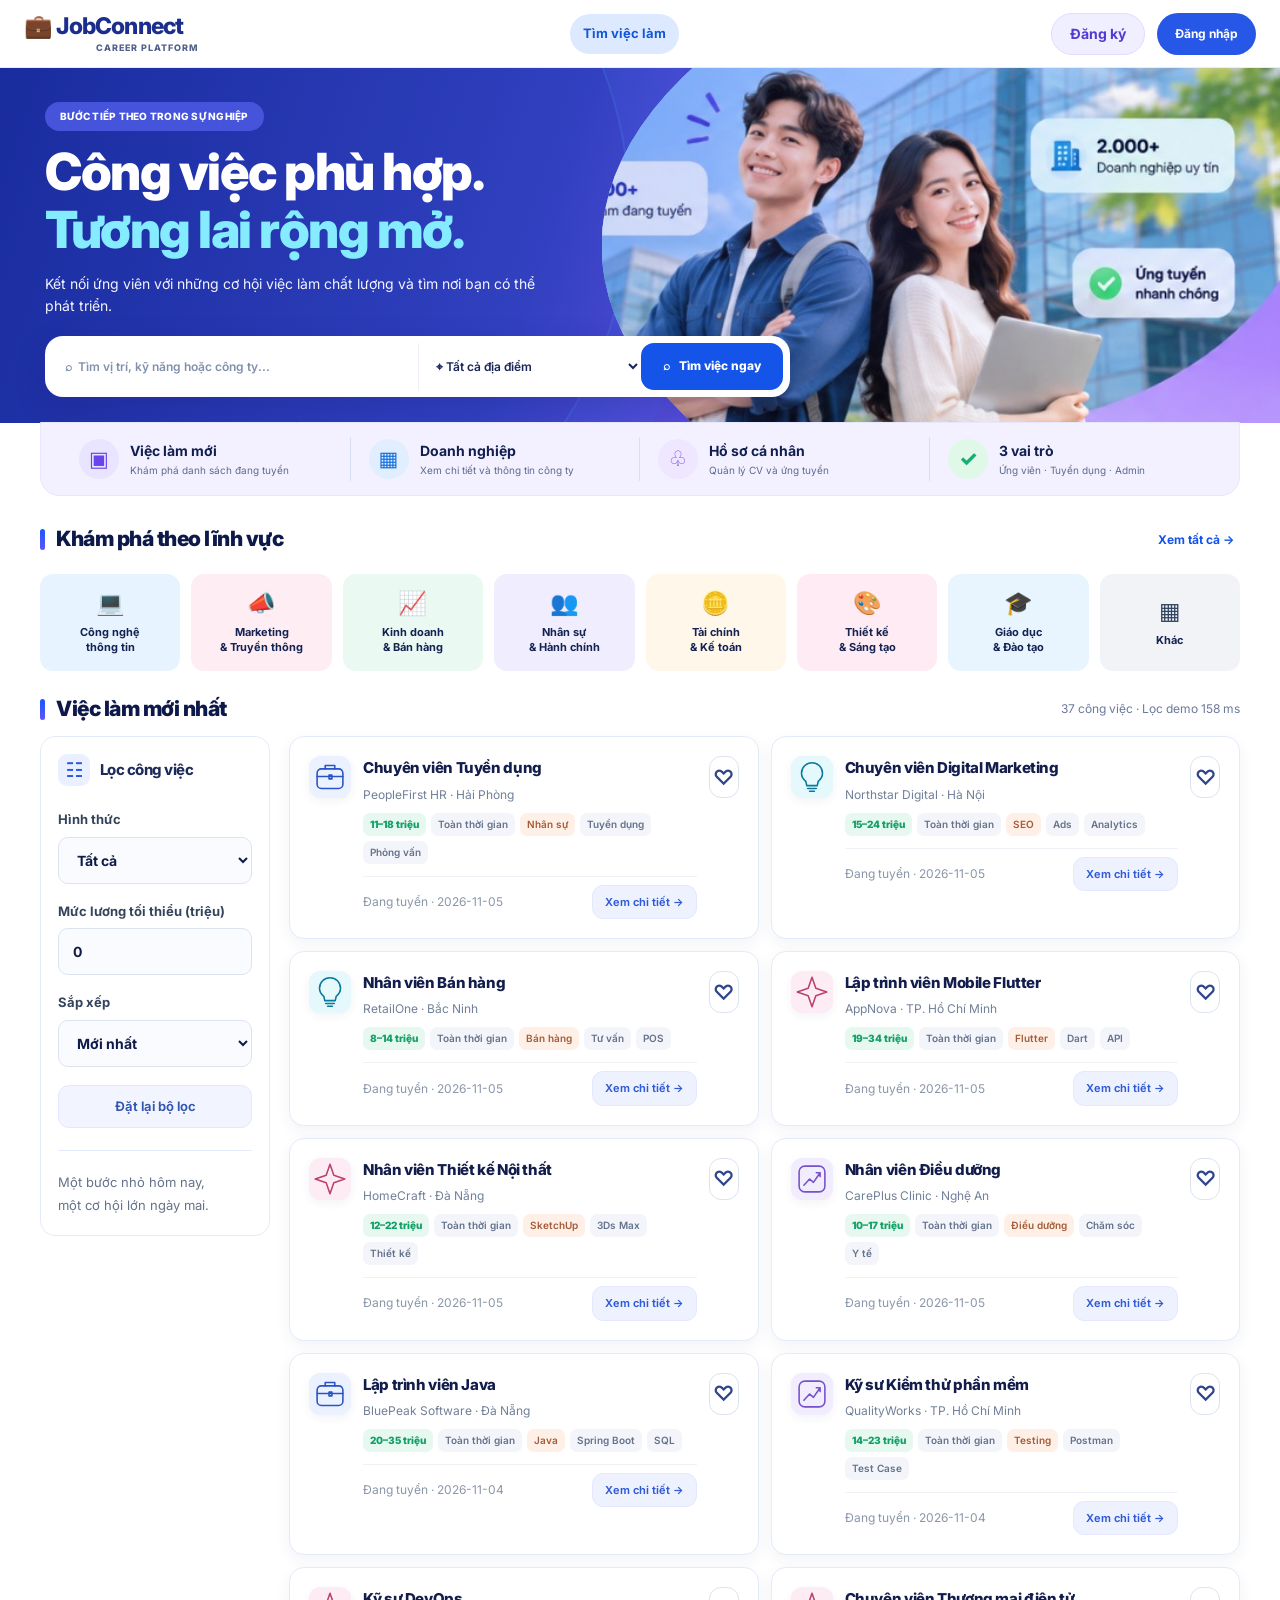
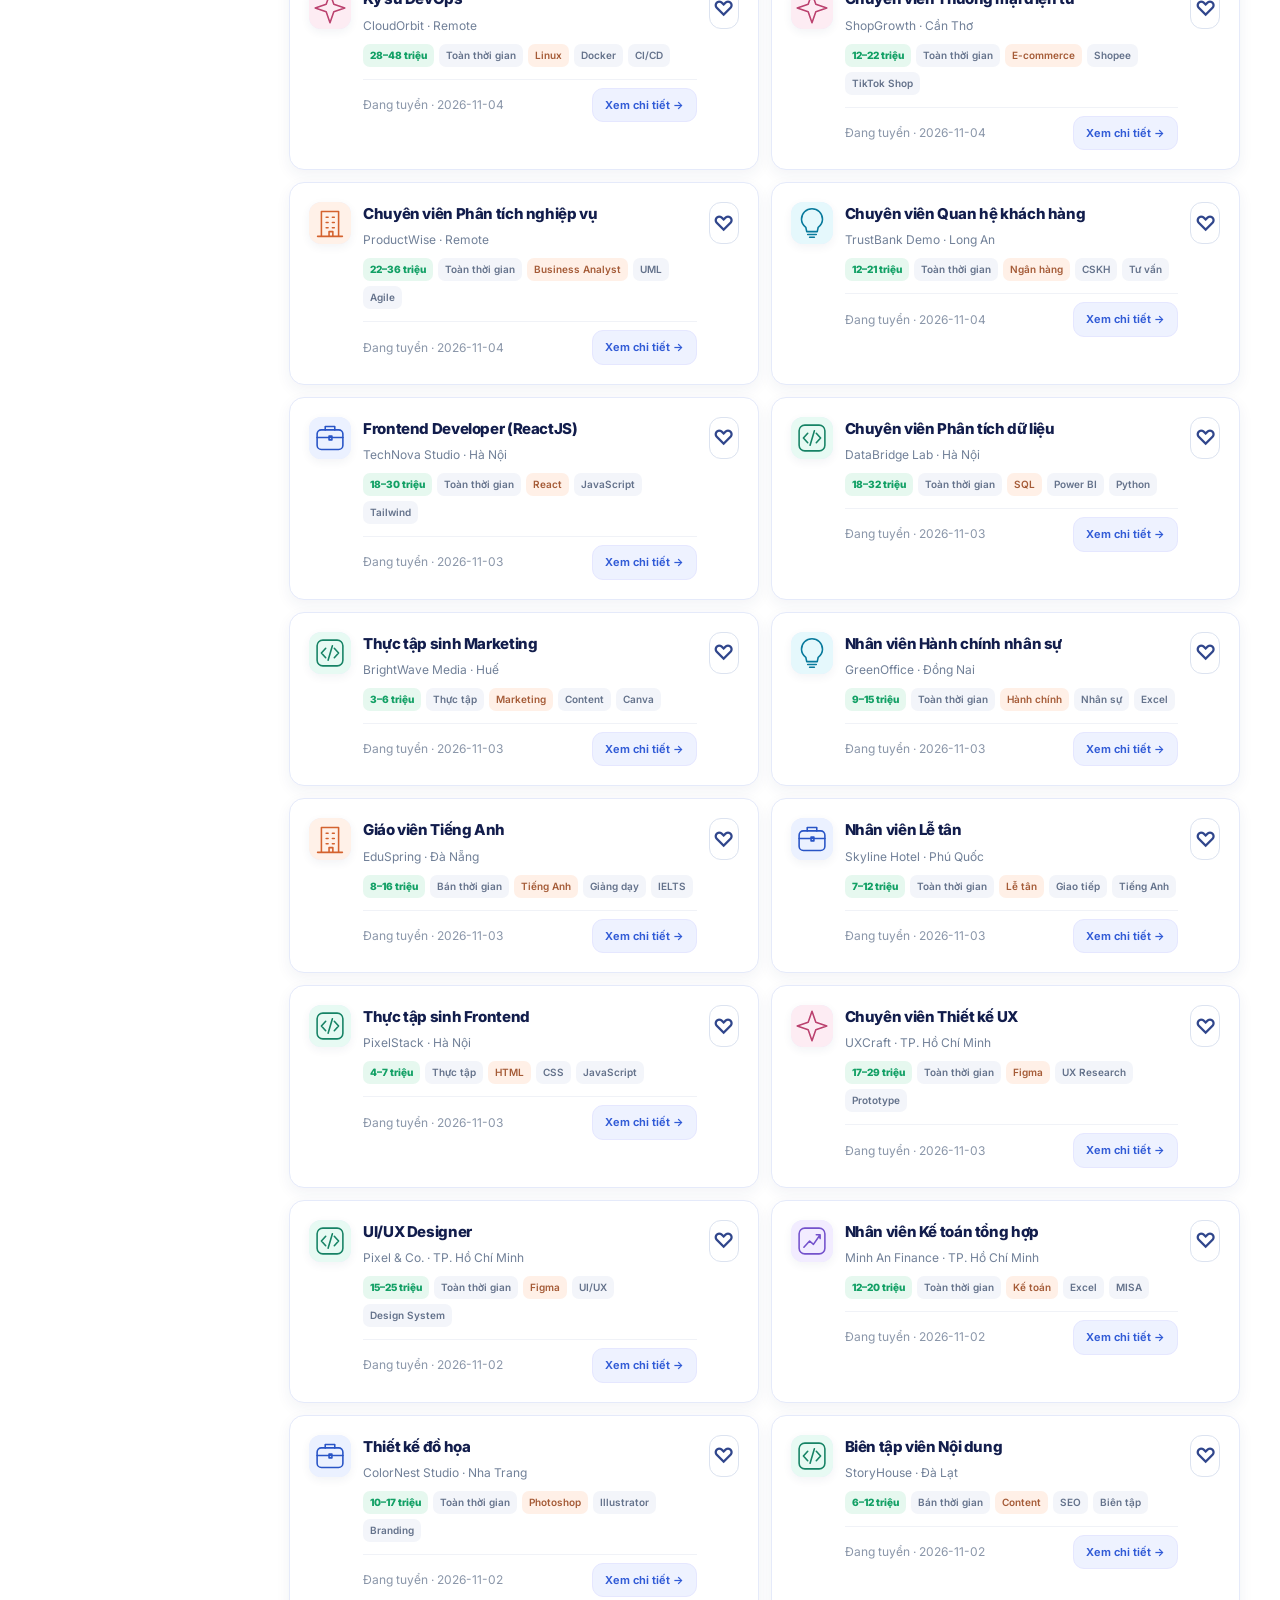
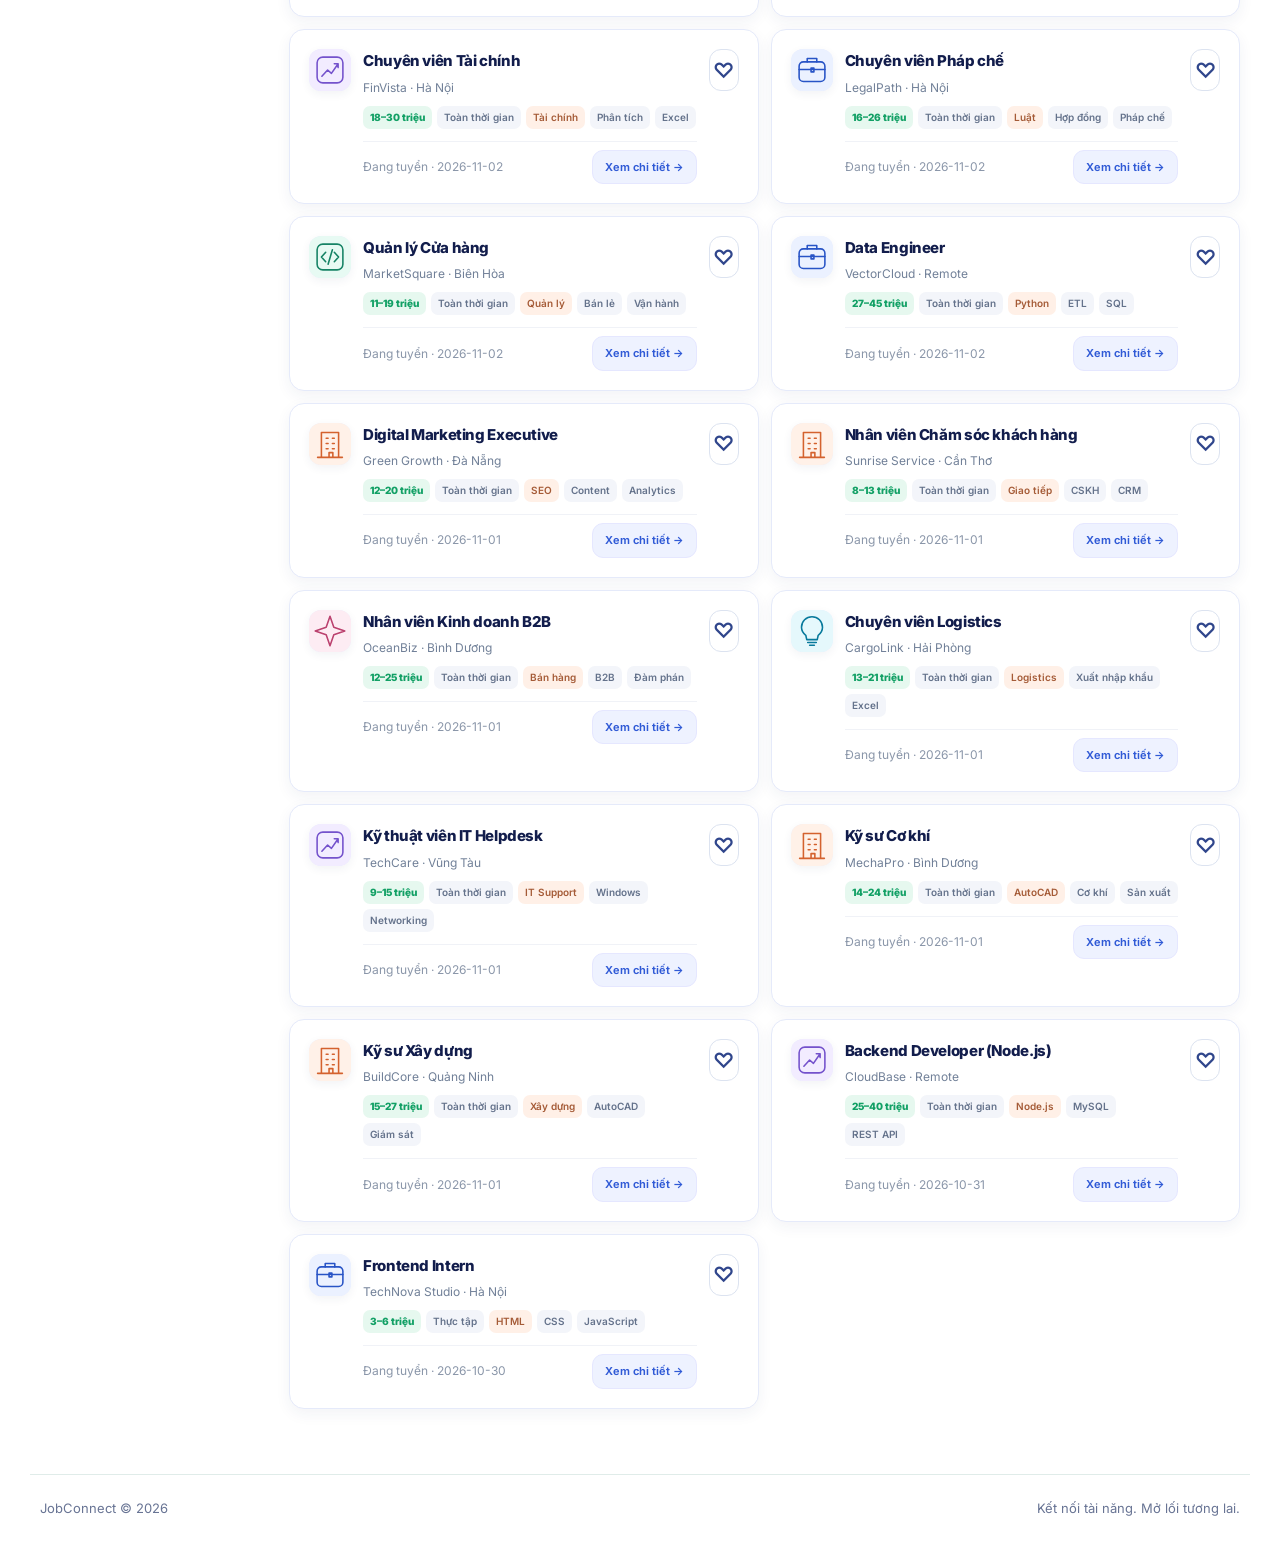
<file: frontend/index.html>
<!doctype html>
<html lang="vi"><head><meta charset="UTF-8"><meta name="viewport" content="width=device-width,initial-scale=1"><title>JobConnect — Cơ hội mới mỗi ngày</title><link rel="stylesheet" href="style.css"></head>
<body>
<header><a class="brand" href="#/jobs">💼 JobConnect<span>CAREER PLATFORM</span></a>
<nav aria-label="Điều hướng chính"><button data-page="jobs">Tìm việc làm</button><button data-page="saved">Việc đã lưu <b id="savedCount">0</b></button><button data-page="applications">Đơn ứng tuyển</button><button data-page="cv">Hồ sơ & CV</button><button data-portal="candidate-profile">Thông tin cá nhân</button><button data-portal="recruiter">Nhà tuyển dụng</button><button data-portal="admin">Quản trị</button></nav><div class="header-auth">
  <button id="registerButton" type="button" class="header-register">Đăng ký</button>
  <button id="account" type="button" class="header-login">Đăng nhập</button>
  <div id="userMenu" class="user-menu" hidden>
    <button id="userProfile" type="button" class="user-identity" title="Mở trang tài khoản">
      <span id="userAvatar" class="user-avatar" aria-hidden="true">U</span>
      <span class="user-meta"><span id="userName" class="user-name">Người dùng</span><span id="userRole" class="user-role">Ứng viên</span></span>
    </button>
    <button id="logoutButton" type="button" class="logout-button" title="Đăng xuất khỏi JobConnect">
      <svg viewBox="0 0 24 24" width="17" height="17" fill="none" stroke="currentColor" stroke-width="1.8" stroke-linecap="round" stroke-linejoin="round" aria-hidden="true"><path d="M9 21H5a2 2 0 0 1-2-2V5a2 2 0 0 1 2-2h4"/><path d="M16 17l5-5-5-5"/><path d="M21 12H9"/></svg>
      <span>Đăng xuất</span>
    </button>
  </div>
</div></header>
<main>
<section id="hero" aria-label="Giới thiệu JobConnect">
  <div class="hero-people" aria-hidden="true"><img src="images/hero-reference-people.jpg" alt="" /></div>
  <div class="hero-copy">
    <span class="eyebrow">BƯỚC TIẾP THEO TRONG SỰ NGHIỆP</span>
    <h1>Công việc phù hợp.<br><em>Tương lai rộng mở.</em></h1>
    <p>Kết nối ứng viên với những cơ hội việc làm chất lượng và tìm nơi bạn có thể phát triển.</p>
    <form id="search" autocomplete="off">
      <label><span class="search-label">Từ khóa</span><input id="keyword" placeholder="⌕  Tìm vị trí, kỹ năng hoặc công ty..." aria-label="Tìm vị trí, kỹ năng hoặc công ty"></label>
      <label><span class="search-label">Địa điểm</span><select id="location" aria-label="Địa điểm"><option value="">⌖  Tất cả địa điểm</option><option>Hà Nội</option><option>TP. Hồ Chí Minh</option><option>Đà Nẵng</option><option>Hải Phòng</option><option>Cần Thơ</option><option>Huế</option><option>Nha Trang</option><option>Bình Dương</option><option>Đồng Nai</option><option>Bắc Ninh</option><option>Quảng Ninh</option><option>Nghệ An</option><option>Long An</option><option>Vũng Tàu</option><option>Đà Lạt</option><option>Phú Quốc</option><option>Biên Hòa</option><option>Remote</option></select></label>
      <button class="primary" type="submit">⌕ &nbsp; Tìm việc ngay</button>
    </form>
  </div>
</section>
<section id="discovery" class="discovery" aria-label="Khám phá cơ hội">
  <div class="trust-strip">
    <div><span class="trust-icon">▣</span><strong>Việc làm mới</strong><small>Khám phá danh sách đang tuyển</small></div>
    <div><span class="trust-icon">▦</span><strong>Doanh nghiệp</strong><small>Xem chi tiết và thông tin công ty</small></div>
    <div><span class="trust-icon">♧</span><strong>Hồ sơ cá nhân</strong><small>Quản lý CV và ứng tuyển</small></div>
    <div><span class="trust-icon">✓</span><strong>3 vai trò</strong><small>Ứng viên · Tuyển dụng · Admin</small></div>
  </div>
  <div class="explore-head"><h2>Khám phá theo lĩnh vực</h2><button type="button" class="text-link" id="showAllCategories">Xem tất cả →</button></div>
  <div class="industry-grid">
    <button class="industry-card" type="button" data-key="Frontend"><span class="industry-emoji">💻</span><strong>Công nghệ<br>thông tin</strong></button>
    <button class="industry-card" type="button" data-key="Marketing"><span class="industry-emoji">📣</span><strong>Marketing<br>&amp; Truyền thông</strong></button>
    <button class="industry-card" type="button" data-key="Digital"><span class="industry-emoji">📈</span><strong>Kinh doanh<br>&amp; Bán hàng</strong></button>
    <button class="industry-card" type="button" data-key="Content"><span class="industry-emoji">👥</span><strong>Nhân sự<br>&amp; Hành chính</strong></button>
    <button class="industry-card" type="button" data-key="Backend"><span class="industry-emoji">🪙</span><strong>Tài chính<br>&amp; Kế toán</strong></button>
    <button class="industry-card" type="button" data-key="Designer"><span class="industry-emoji">🎨</span><strong>Thiết kế<br>&amp; Sáng tạo</strong></button>
    <button class="industry-card" type="button" data-key="Intern"><span class="industry-emoji">🎓</span><strong>Giáo dục<br>&amp; Đào tạo</strong></button>
    <button class="industry-card" type="button" id="moreCategories"><span class="industry-emoji">▦</span><strong>Khác</strong></button>
  </div>
</section>
<section id="workspace"><div class="section-head"><div><h2 id="pageTitle">Việc làm nổi bật</h2></div><span id="resultCount"></span></div>
<div id="jobsView" class="listing"><aside><h3>Lọc công việc</h3><label>Hình thức<select id="type"><option value="">Tất cả</option><option>Toàn thời gian</option><option>Bán thời gian</option><option>Thực tập</option></select></label><label>Mức lương tối thiểu (triệu)<input id="salary" type="number" min="0" max="200" value="0"></label><label>Sắp xếp<select id="sort"><option value="new">Mới nhất</option><option value="salary">Lương cao nhất</option></select></label><button id="reset">Đặt lại bộ lọc</button><p class="muted">Một bước nhỏ hôm nay,<br>một cơ hội lớn ngày mai.</p></aside><div id="jobList"></div></div>
<div id="applicationsView" hidden><label>Lọc trạng thái<select id="statusFilter"><option value="">Tất cả trạng thái</option></select></label><div id="applicationList"></div></div>
<div id="cvView" hidden><div class="panel"><h3>CV của bạn</h3><p>Tải lên CV dạng PDF, dung lượng tối đa 5 MB.</p><label class="upload">Chọn file PDF<input type="file" id="cvInput" accept="application/pdf,.pdf"></label><div id="cvList"></div><p class="muted">Chế độ demo: CV lưu trong IndexedDB của trình duyệt, chưa gửi lên máy chủ.</p></div></div>
<div id="portalView" hidden><div id="portalContent"></div></div>
</section></main>
<footer>JobConnect © 2026 <span>Kết nối tài năng. Mở lối tương lai.</span></footer>
<dialog id="authDialog"><form id="authForm"><button type="button" class="close" data-close aria-label="Đóng">×</button><input type="hidden" id="authMode" value="login"><h2 id="authHeading">Chào mừng trở lại</h2><p id="authSubtitle">Đăng nhập để lưu việc làm và quản lý hồ sơ ứng tuyển.</p><div id="authFeedback" class="auth-feedback" role="status" aria-live="polite" hidden></div><label id="nameField" hidden>Họ tên<input id="name" maxlength="80" autocomplete="name"></label><label>Email<input id="email" type="email" required autocomplete="email"></label><label>Mật khẩu<div class="password-wrap"><input id="password" type="password" minlength="6" required autocomplete="current-password" placeholder="Tối thiểu 6 ký tự"><button type="button" class="eye" data-toggle-password="password" aria-label="Hiện mật khẩu" aria-pressed="false"><svg class="eye-icon" width="20" height="20" viewBox="0 0 24 24" fill="none" stroke="currentColor" stroke-width="1.8" stroke-linecap="round" stroke-linejoin="round" aria-hidden="true"><path d="M2 12s3.5-7 10-7 10 7 10 7-3.5 7-10 7S2 12 2 12Z"/><circle cx="12" cy="12" r="3"/></svg></button></div></label><label id="confirmField" hidden>Xác nhận mật khẩu<div class="password-wrap"><input id="confirmPassword" type="password" autocomplete="new-password" placeholder="Nhập lại mật khẩu"><button type="button" class="eye" data-toggle-password="confirmPassword" aria-label="Hiện mật khẩu" aria-pressed="false"><svg class="eye-icon" width="20" height="20" viewBox="0 0 24 24" fill="none" stroke="currentColor" stroke-width="1.8" stroke-linecap="round" stroke-linejoin="round" aria-hidden="true"><path d="M2 12s3.5-7 10-7 10 7 10 7-3.5 7-10 7S2 12 2 12Z"/><circle cx="12" cy="12" r="3"/></svg></button></div></label><p class="muted" id="authRoleNotice" hidden>Tài khoản đăng ký mới thuộc vai trò Ứng viên.</p><button id="submitAuth" class="primary">Đăng nhập</button><p class="auth-bottom">Chưa có tài khoản? <button id="authSwitch" type="button" class="plain-switch">Đăng ký ngay</button></p></form></dialog>
<dialog id="detailDialog"><button class="close" data-close aria-label="Đóng">×</button><div id="detailBody"></div></dialog>
<dialog id="applyDialog"><form id="applyForm"><button type="button" class="close" data-close aria-label="Đóng">×</button><h2>Nộp đơn ứng tuyển</h2><p id="applyTitle"></p><label>Chọn CV PDF<select id="cvSelect" required></select></label><label>Thư giới thiệu<textarea id="letter" rows="5" maxlength="3000" placeholder="Chia sẻ lý do bạn phù hợp…"></textarea></label><button class="primary">Gửi đơn ứng tuyển</button></form></dialog>
<div id="toast" role="status" aria-live="polite"></div>
<script src="app.js"></script><script src="portal.js"></script></body></html>
</file>
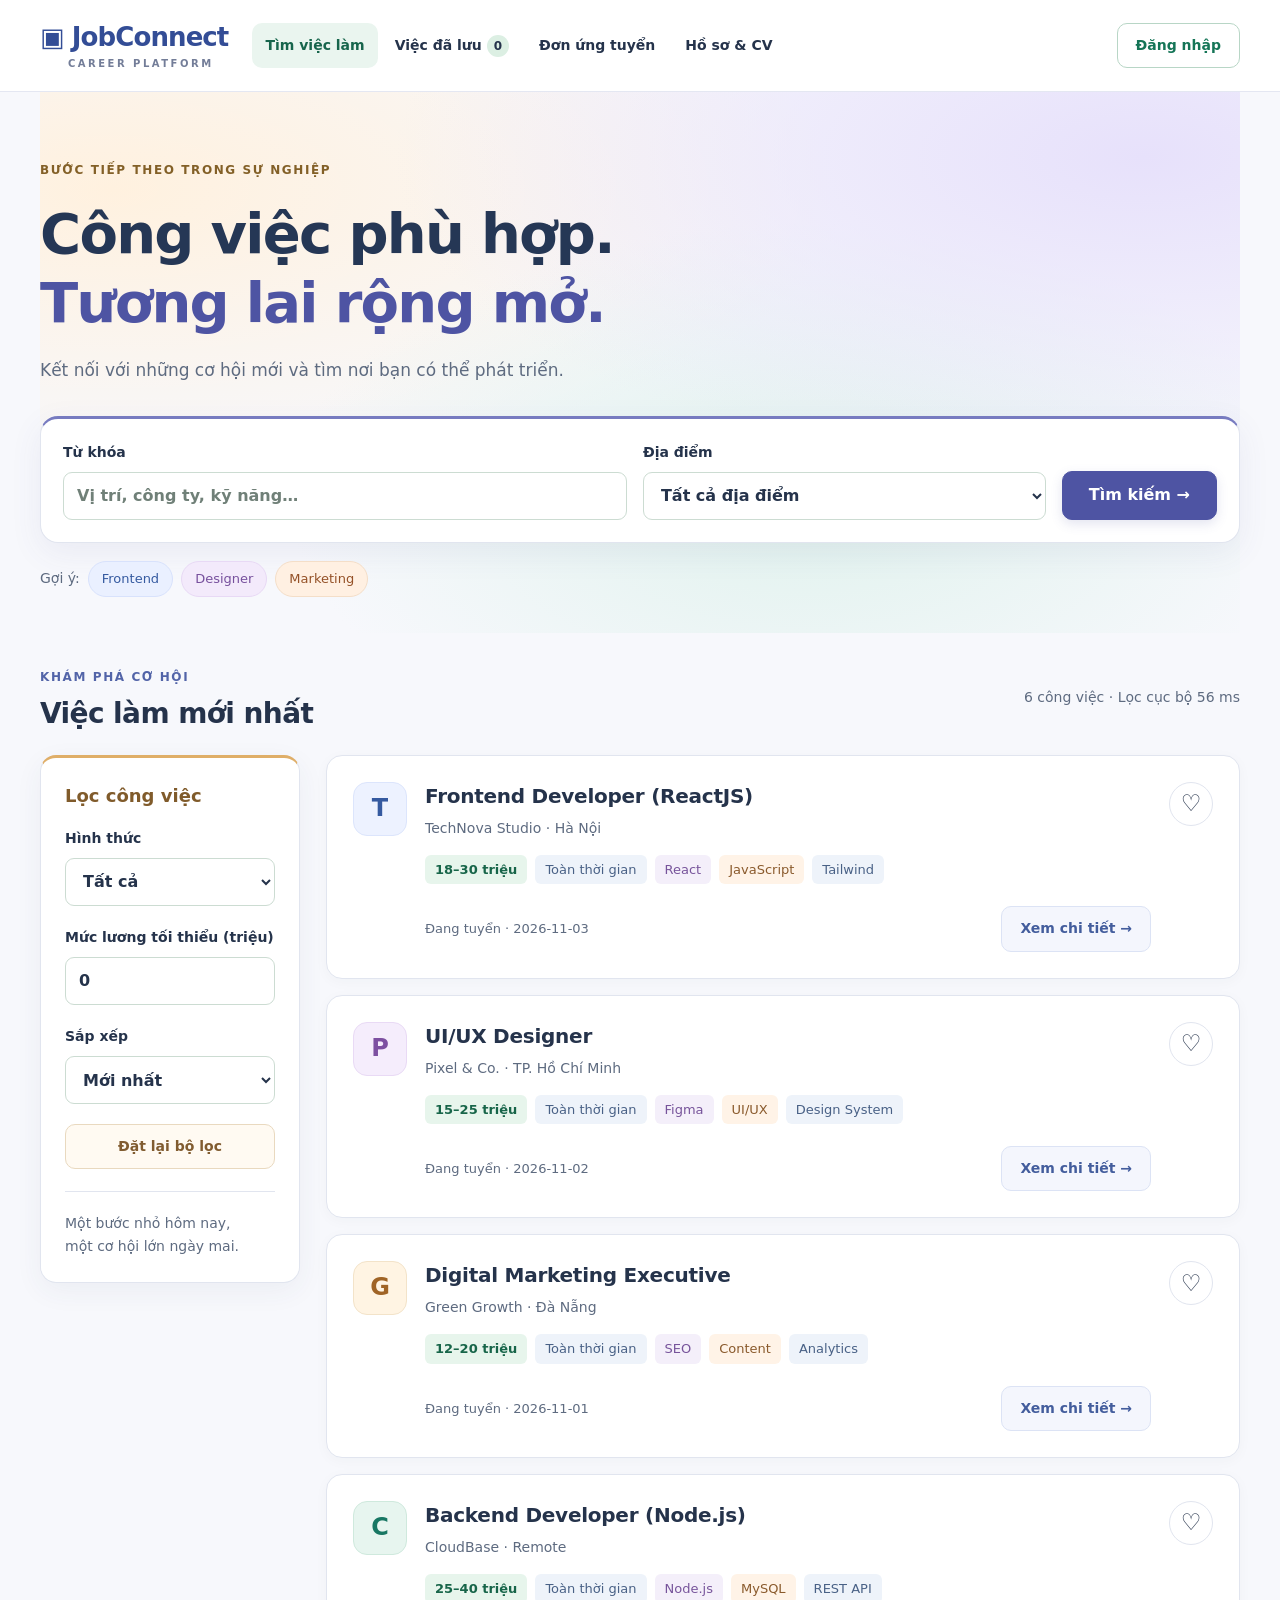
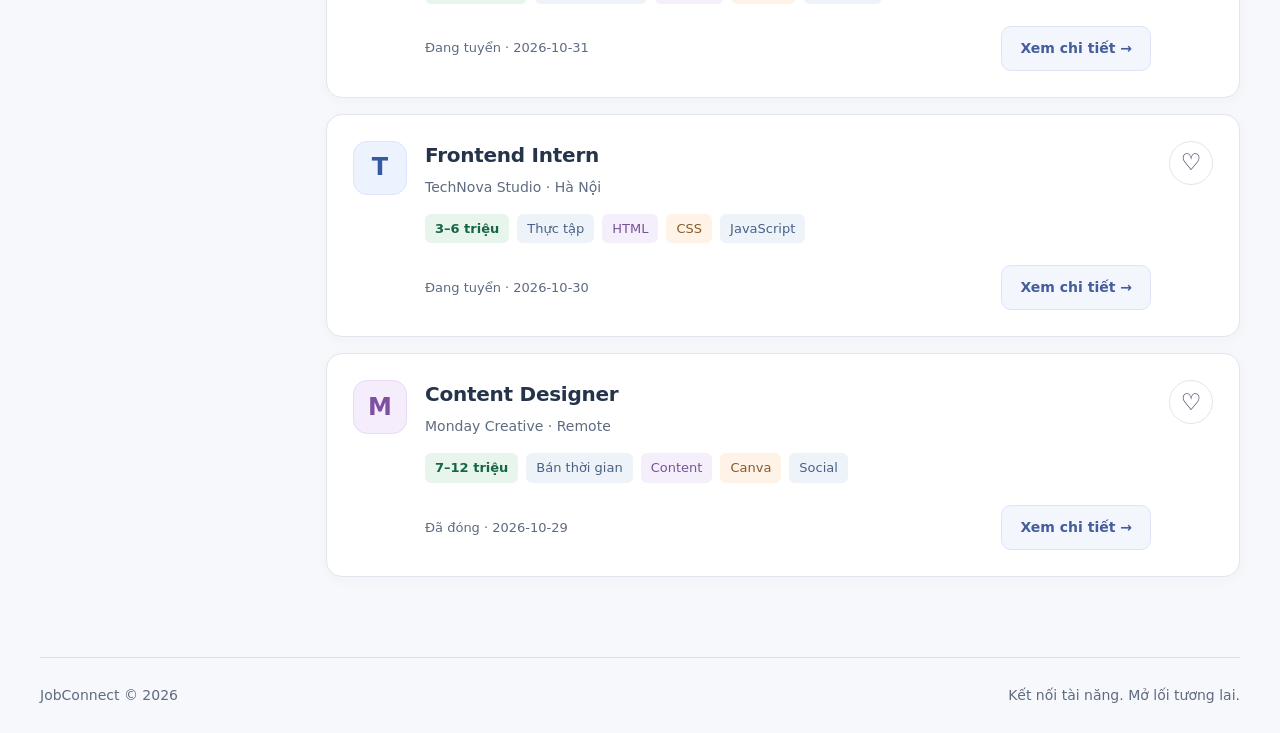
<file: DuAn/frontend/index.html>
<!DOCTYPE html>
<html lang="vi">

<head>
    <meta charset="UTF-8">
    <meta name="viewport" content="width=device-width, initial-scale=1">

    <title>JobConnect — Cơ hội mới mỗi ngày</title>

    <link rel="stylesheet" href="style.css">
</head>

<body>

    <!-- HEADER -->
    <header>
        <a class="brand" href="#jobs">
            ▣ JobConnect
            <span>CAREER PLATFORM</span>
        </a>

        <nav aria-label="Điều hướng chính">
            <button data-page="jobs">
                Tìm việc làm
            </button>

            <button data-page="saved">
                Việc đã lưu
                <b id="savedCount">0</b>
            </button>

            <button data-page="applications">
                Đơn ứng tuyển
            </button>

            <button data-page="cv">
                Hồ sơ & CV
            </button>
        </nav>

        <button id="account">
            Đăng nhập
        </button>
    </header>

    <!-- MAIN -->
    <main>

        <!-- HERO SECTION -->
        <section id="hero">

            <span class="eyebrow">
                BƯỚC TIẾP THEO TRONG SỰ NGHIỆP
            </span>

            <h1>
                Công việc phù hợp.<br>
                <em>Tương lai rộng mở.</em>
            </h1>

            <p>
                Kết nối với những cơ hội mới
                và tìm nơi bạn có thể phát triển.
            </p>

            <!-- SEARCH FORM -->
            <form id="search">

                <label>
                    Từ khóa

                    <input
                        id="keyword"
                        placeholder="Vị trí, công ty, kỹ năng…"
                    >
                </label>

                <label>
                    Địa điểm

                    <select id="location">
                        <option value="">
                            Tất cả địa điểm
                        </option>

                        <option>TP. Hồ Chí Minh</option>
                        <option>Đà Nẵng</option>
                        <option>Hà Nội</option>
                    </select>
                </label>

                <button class="primary">
                    Tìm kiếm →
                </button>

            </form>

            <!-- TRENDING KEYWORDS -->
            <div class="trending">
                Gợi ý:

                <button data-key="Frontend">
                    Frontend
                </button>

                <button data-key="Designer">
                    Designer
                </button>

                <button data-key="Marketing">
                    Marketing
                </button>
            </div>

        </section>

        <!-- WORKSPACE -->
        <section id="workspace">

            <!-- SECTION HEADER -->
            <div class="section-head">

                <div>
                    <span class="eyebrow">
                        KHÁM PHÁ CƠ HỘI
                    </span>

                    <h2 id="pageTitle">
                        Việc làm mới nhất
                    </h2>
                </div>

                <span id="resultCount"></span>

            </div>

            <!-- JOBS VIEW -->
            <div id="jobsView" class="listing">

                <!-- FILTER SIDEBAR -->
                <aside>

                    <h3>Lọc công việc</h3>

                    <label>
                        Hình thức

                        <select id="type">
                            <option value="">Tất cả</option>
                            <option>Toàn thời gian</option>
                            <option>Bán thời gian</option>
                            <option>Thực tập</option>
                        </select>
                    </label>

                    <label>
                        Mức lương tối thiểu (triệu)

                        <input
                            id="salary"
                            type="number"
                            min="0"
                            max="200"
                            value="0"
                        >
                    </label>

                    <label>
                        Sắp xếp

                        <select id="sort">
                            <option value="new">
                                Mới nhất
                            </option>

                            <option value="salary">
                                Lương cao nhất
                            </option>
                        </select>
                    </label>

                    <button id="reset">
                        Đặt lại bộ lọc
                    </button>

                    <p class="muted">
                        Một bước nhỏ hôm nay,<br>
                        một cơ hội lớn ngày mai.
                    </p>

                </aside>

                <!-- JOB LIST -->
                <div id="jobList"></div>

            </div>

            <!-- APPLICATIONS VIEW -->
            <div id="applicationsView" hidden>

                <label>
                    Lọc trạng thái

                    <select id="statusFilter">
                        <option value="">
                            Tất cả trạng thái
                        </option>
                    </select>
                </label>

                <div id="applicationList"></div>

            </div>

            <!-- CV VIEW -->
            <div id="cvView" hidden>

                <div class="panel">

                    <h3>CV của bạn</h3>

                    <p>
                        Tải lên CV dạng PDF,
                        dung lượng tối đa 5 MB.
                    </p>

                    <label class="upload">
                        Chọn file PDF

                        <input
                            type="file"
                            id="cvInput"
                            accept="application/pdf,.pdf"
                        >
                    </label>

                    <div id="cvList"></div>

                    <p class="muted">
                        Bản demo lưu CV trong trình duyệt
                        này bằng IndexedDB.
                    </p>

                </div>

            </div>

        </section>

    </main>

    <!-- FOOTER -->
    <footer>
        JobConnect © 2026

        <span>
            Kết nối tài năng. Mở lối tương lai.
        </span>
    </footer>

    <!-- AUTH DIALOG -->
    <dialog id="authDialog">

        <form id="authForm">

            <button
                type="button"
                class="close"
                data-close
            >
                ×
            </button>

            <h2>Chào mừng bạn</h2>

            <p>
                Đăng nhập mô phỏng để trải nghiệm ứng viên.
            </p>

            <label>
                Họ tên

                <input
                    id="name"
                    required
                    maxlength="80"
                    autocomplete="name"
                >
            </label>

            <label>
                Email

                <input
                    id="email"
                    type="email"
                    required
                    autocomplete="email"
                >
            </label>

            <label>
                Vai trò

                <select id="role">
                    <option value="Candidate">
                        Ứng viên
                    </option>

                    <option value="Recruiter">
                        Nhà tuyển dụng
                    </option>
                </select>
            </label>

            <p class="muted">
                Không tạo tài khoản Admin
                từ giao diện đăng ký.
            </p>

            <button class="primary">
                Bắt đầu trải nghiệm
            </button>

        </form>

    </dialog>

    <!-- JOB DETAIL DIALOG -->
    <dialog id="detailDialog">

        <button class="close" data-close>
            ×
        </button>

        <div id="detailBody"></div>

    </dialog>

    <!-- APPLY DIALOG -->
    <dialog id="applyDialog">

        <form id="applyForm">

            <button
                type="button"
                class="close"
                data-close
            >
                ×
            </button>

            <h2>Nộp đơn ứng tuyển</h2>

            <p id="applyTitle"></p>

            <label>
                Chọn CV PDF

                <select id="cvSelect" required>
                </select>
            </label>

            <label>
                Thư giới thiệu

                <textarea
                    id="letter"
                    rows="5"
                    maxlength="3000"
                    placeholder="Chia sẻ lý do bạn phù hợp…"
                ></textarea>
            </label>

            <button class="primary">
                Gửi đơn ứng tuyển
            </button>

        </form>

    </dialog>

    <!-- TOAST NOTIFICATION -->
    <div
        id="toast"
        role="status"
        aria-live="polite"
    ></div>

    <!-- JAVASCRIPT -->
    <script src="app.js"></script>

</body>

</html>
</file>
<file: frontend/style.css>
/* JobConnect — professional responsive interface, plain CSS */
@import url('https://fonts.googleapis.com/css2?family=Inter:wght@400;500;600;700;800&display=swap');
:root{color-scheme:light;--ink:#15233c;--muted:#65728a;--subtle:#8a94a7;--blue:#3659dc;--blue-dark:#2845b7;--teal:#079b8b;--violet:#7654cf;--orange:#ef9c42;--line:#e6eaf3;--paper:#fff;--page:#f6f8fc;--soft:#eff3ff;--green:#168a6e;--light:#edf6f2;--shadow:0 12px 35px rgba(29,49,92,.065);--shadow-lg:0 22px 68px rgba(29,49,92,.12);--radius:18px}
*,*::before,*::after{box-sizing:border-box}
html{scroll-behavior:smooth}
body{margin:0;background:var(--page);color:var(--ink);font:15px/1.65 Inter,'Segoe UI',system-ui,-apple-system,sans-serif;-webkit-font-smoothing:antialiased}
button,input,select,textarea{font:inherit}
button,a,input,select,textarea{-webkit-tap-highlight-color:transparent}
a{color:var(--blue);text-underline-offset:4px}
button{min-height:43px;padding:10px 16px;border:1px solid #dce3f0;border-radius:11px;background:#fff;color:#30425f;font-weight:650;cursor:pointer;transition:background .18s,border-color .18s,box-shadow .18s,transform .18s}
button:hover{background:#f1f5ff;border-color:#aebeee;transform:translateY(-1px)}
button:active{transform:translateY(0)}
button:disabled{opacity:.5;cursor:not-allowed;transform:none}
button:focus-visible,a:focus-visible,input:focus-visible,select:focus-visible,textarea:focus-visible{outline:3px solid rgba(54,89,220,.35);outline-offset:3px}
[hidden],nav button[hidden]{display:none!important}
p{margin:0 0 18px;color:var(--muted)}
h1,h2,h3{color:var(--ink);letter-spacing:-.035em;line-height:1.25;text-wrap:balance}
h2{font-size:clamp(24px,2.4vw,32px);margin:6px 0 15px;font-weight:800}
h3{font-size:19px;margin:0 0 17px;font-weight:750}
.muted,.inline-note,#resultCount{color:var(--muted);font-size:13px}
.eyebrow{display:inline-flex;align-items:center;gap:8px;color:var(--blue);font-size:11px;font-weight:800;letter-spacing:1.7px;text-transform:uppercase}
.eyebrow::before{content:'';display:inline-block;width:7px;height:7px;background:var(--teal);border-radius:100%}
/* Site navigation */
header{position:sticky;top:0;z-index:20;display:flex;align-items:center;gap:28px;min-height:84px;padding:12px max(28px,calc((100vw - 1280px)/2));border-bottom:1px solid rgba(227,232,242,.9);background:rgba(255,255,255,.96);box-shadow:0 4px 20px rgba(29,49,92,.025);backdrop-filter:blur(14px)}
.brand{flex-shrink:0;text-decoration:none;color:var(--ink);font-size:24px;font-weight:800;letter-spacing:-1px;line-height:1.1;white-space:nowrap}
.brand span{display:block;padding-left:34px;margin-top:4px;color:#8794ae;font-size:9px;font-weight:800;letter-spacing:2.4px}
nav{flex:1;display:flex;align-items:center;justify-content:center;gap:3px;min-width:0;flex-wrap:wrap}
nav button{min-height:41px;padding:9px 12px;font-size:12px;white-space:nowrap;font-weight:650;border-color:transparent;background:transparent;border-radius:10px;color:#63718a}
nav button:hover{color:var(--blue);background:#f0f4ff;border-color:transparent}
nav button.active,nav button[data-portal].active{color:var(--blue);background:#edf1ff;border-color:transparent}
nav b{display:inline-block;margin-left:4px;padding:1px 7px;line-height:1.5;border-radius:99px;background:#e8eafa;color:#4355ad;font-size:11px}
#account{flex-shrink:0;font-size:12px;border:1px solid #bfcafa;border-radius:11px;color:var(--blue);background:#f5f7ff;max-width:220px;overflow:hidden;text-overflow:ellipsis;white-space:nowrap}
#account:hover{background:#e9efff}
/* Banner */
main{width:min(1280px,100%);margin:auto;padding:0 28px}
#hero{position:relative;isolation:isolate;overflow:hidden;margin:28px 0 0;padding:74px clamp(28px,6vw,82px) 55px;border:1px solid #e3eafa;border-radius:28px;background:linear-gradient(112deg,#f1f5ff 0%,#fbfcff 47%,#effaf8 100%)}
#hero::before{content:'';position:absolute;z-index:-1;width:430px;height:430px;right:-105px;top:-165px;border:1px solid rgba(75,109,217,.18);border-radius:50%;box-shadow:0 0 0 48px rgba(89,119,223,.042),0 0 0 98px rgba(89,119,223,.035),0 0 0 152px rgba(89,119,223,.025)}
#hero::after{content:'';position:absolute;z-index:-1;right:8%;bottom:-145px;width:360px;height:360px;background:radial-gradient(circle,rgba(45,187,163,.13),transparent 70%);pointer-events:none}
#hero .eyebrow{padding:7px 12px;border:1px solid #dbe5fc;background:rgba(255,255,255,.8);border-radius:99px;letter-spacing:1.1px}
h1{max-width:810px;margin:20px 0;font-size:clamp(35px,4.8vw,65px);font-weight:800;line-height:1.16;letter-spacing:-.065em}
h1 em{font-style:normal;background:linear-gradient(100deg,#3a61e3 0%,#7760d4 52%,#008f8a 100%);background-clip:text;-webkit-background-clip:text;color:transparent}
#hero>p{max-width:595px;color:#64728d;font-size:16px;line-height:1.85;margin-bottom:26px}
/* Search */
#search{display:flex;align-items:flex-end;gap:14px;max-width:1050px;margin:32px 0 0;padding:16px;border:1px solid #e2e8f3;border-radius:18px;background:white;box-shadow:0 18px 45px rgba(52,77,130,.1)}
label{display:block;color:#34445d;font-size:13px;font-weight:700}
input,select,textarea{display:block;width:100%;min-height:47px;margin:7px 0 18px;padding:11px 14px;border:1px solid #dce3ef;border-radius:10px;color:var(--ink);background:#fff;font-size:14px;outline:none;transition:border-color .2s,box-shadow .2s}
input::placeholder,textarea::placeholder{color:#98a3b4;opacity:1}
input:hover,select:hover,textarea:hover{border-color:#a9b9d6}
input:focus,select:focus,textarea:focus{border-color:#6585ed;box-shadow:0 0 0 4px rgba(54,89,220,.09)}
textarea{resize:vertical;line-height:1.65}
#search label{flex:1;min-width:0;color:#3e4c63}
#search label:first-child{flex:1.6}
#search input,#search select{margin:6px 0 0;background:#fbfcff}
#search>button{min-height:47px;white-space:nowrap;padding-inline:24px}
.primary{background:linear-gradient(110deg,#3a60df,#4b53cc);border-color:transparent;color:#fff;box-shadow:0 6px 18px rgba(54,89,220,.19)}
.primary:hover{background:linear-gradient(110deg,#3153ca,#3e46b4);border-color:transparent;color:#fff;box-shadow:0 10px 22px rgba(54,89,220,.24)}
.trending{display:flex;flex-wrap:wrap;align-items:center;gap:9px;margin-top:20px;font-size:13px;color:#7b879b}
.trending button{min-height:33px;padding:5px 12px;border-radius:99px;background:#fff;border-color:#e1e7f2;color:#52617b;font-size:12px;font-weight:650}
.trending button:nth-of-type(3n+1):hover{color:#285cba;background:#e8f0ff}
.trending button:nth-of-type(3n+2):hover{color:#7850b3;background:#f5eefe}
.trending button:nth-of-type(3n):hover{color:#ad6e23;background:#fff3e4}
/* Main views */
#workspace{scroll-margin-top:105px;padding:34px 0 4px;min-height:420px}
.section-head{display:flex;align-items:center;justify-content:space-between;gap:22px;margin:6px 0 24px}
.section-head h2{margin:9px 0 0}
#resultCount{text-align:right}
.listing{display:grid;grid-template-columns:260px minmax(0,1fr);align-items:start;gap:24px}
aside,.panel{min-width:0;padding:26px;border:1px solid var(--line);border-radius:var(--radius);background:#fff;box-shadow:var(--shadow)}
aside{position:sticky;top:106px}
aside h3{display:flex;align-items:center;gap:10px;margin-bottom:24px}
aside h3::before{content:'☷';display:grid;place-items:center;background:#eaf0ff;color:var(--blue);border-radius:9px;width:32px;height:32px;font-size:20px}
aside label{margin-bottom:4px}
aside input,aside select{background:#fafbff;margin-bottom:18px}
aside #reset{width:100%;color:#4a5e8c;background:#f3f6ff;border-color:#e0e7f5;font-size:13px}
aside p{margin:22px 0 0;padding-top:20px;border-top:1px solid var(--line);font-size:13px;line-height:1.8}
/* Job results */
.card{display:flex;gap:18px;align-items:flex-start;margin-bottom:16px;padding:23px;border:1px solid var(--line);border-radius:var(--radius);background:#fff;box-shadow:0 7px 22px rgba(33,57,95,.035);transition:transform .2s,border-color .2s,box-shadow .2s}
.card:hover{transform:translateY(-3px);border-color:#cbd6f4;box-shadow:0 15px 38px rgba(38,63,110,.09)}
.logo{display:grid;place-items:center;flex-shrink:0;width:60px;height:60px;border:1px solid #dde5fa;border-radius:16px;background:linear-gradient(145deg,#e9efff,#f8faff);color:#4463ba;font-size:24px;font-weight:800}
.card:nth-child(4n+2) .logo{background:#f4edff;border-color:#e9defd;color:#7655b7}
.card:nth-child(4n+3) .logo{background:#e7f8f4;border-color:#d3efe8;color:#078875}
.card:nth-child(4n) .logo{background:#fff3e8;border-color:#f9e5d1;color:#b97c38}
.card-body{flex:1;min-width:0;overflow-wrap:anywhere}
.card h3{margin:2px 0 7px;font-size:18px;font-weight:800;letter-spacing:-.025em}
.company{margin:0 0 16px;color:#718098;font-size:13px}
.tags{display:flex;flex-wrap:wrap;gap:7px}
.tag{padding:5px 10px;border-radius:7px;background:#f3f5fa;color:#64728b;font-size:12px;font-weight:600;line-height:1.5}
.tag:nth-child(3n){background:#f3edff;color:#7356a4}
.tag.salary{background:#e7f7ef;color:#138062;font-weight:750}
.card-bottom{display:flex;justify-content:space-between;align-items:center;flex-wrap:wrap;gap:10px;margin-top:20px;padding-top:16px;border-top:1px solid #f0f2f7}
.card-bottom small{color:#8a96a9;font-size:12px}
.card-bottom button{color:var(--blue);background:#eff3ff;border-color:#dfe7ff;font-size:12px;padding:8px 12px;min-height:37px}
.card-bottom button:hover{background:#e3eafe}
.save{display:grid;place-items:center;flex-shrink:0;width:42px;min-height:42px;padding:0;border-radius:12px;color:#7c8ba2;font-size:22px;line-height:1}
.save:hover,.save[aria-pressed=true]{color:#d34478;background:#fff0f5;border-color:#f4d5e2}
.empty{padding:55px 26px;text-align:center;color:#8793a6;background:#fff;border:1px dashed #cdd7e8;border-radius:var(--radius)}
/* Status colors */
.status{display:inline-flex;align-items:center;padding:6px 12px;border-radius:99px;background:#ebf0ff;color:#365cc0;font-size:12px;font-weight:700}
.status.submitted,.status-pending{background:#fff4df;color:#96621c}
.status.reviewing{background:#edf1ff;color:#4364ba}
.status.interviewed{background:#f2eaff;color:#7450bb}
.status.accepted,.status-approved{background:#e3f7ef;color:#137855}
.status.rejected,.status-rejected,.status-closed{background:#fff0ef;color:#bb4a47}
.status.withdrawn{background:#f0f0f5;color:#6a6b7e}
#applicationsView>label{max-width:350px}
#applicationList .muted{margin-top:13px}
/* Candidate + recruiter + admin surfaces */
#portalView .panel{margin-bottom:18px}
.portal-grid{display:grid;grid-template-columns:repeat(2,minmax(0,1fr));gap:18px}
.portal-grid>.panel{min-width:0;margin-bottom:0!important}
.portal-grid label{margin-bottom:4px}
.portal-grid input,.portal-grid select,.portal-grid textarea{margin-bottom:14px}
.portal-grid textarea{min-height:120px}
.portal-actions{display:flex;align-items:center;flex-wrap:wrap;gap:8px;margin:0 0 22px;padding:6px;background:#edf1f8;border-radius:14px;width:fit-content;max-width:100%}
.portal-actions button{min-height:40px;border-color:transparent;background:transparent;color:#63718a;font-size:13px}
.portal-actions button.active{background:#fff;color:var(--blue);border-color:#e4e9f5;box-shadow:0 3px 12px rgba(44,68,120,.09)}
.portal-cards{display:grid;grid-template-columns:repeat(3,minmax(0,1fr));gap:16px;margin-bottom:22px}
.portal-cards-four{grid-template-columns:repeat(4,minmax(0,1fr))}
.portal-cards>div{min-width:0;padding:22px;border:1px solid #dde9ff;border-radius:17px;background:linear-gradient(145deg,#e9f0ff,#f5f8ff);color:#3457ac}
.portal-cards>div:nth-child(2){background:linear-gradient(145deg,#f1eaff,#f9f6ff);border-color:#eae0fc;color:#7754b1}
.portal-cards>div:nth-child(3){background:linear-gradient(145deg,#e1f8f1,#f2fcf8);border-color:#d6f1e7;color:#147d65}
.portal-cards>div:nth-child(4){background:linear-gradient(145deg,#fff0dd,#fffbf5);border-color:#f9e9d3;color:#aa6924}
.portal-cards strong{display:block;margin:5px 0;font-size:30px;line-height:1.2;letter-spacing:-1px}
.table-scroll{max-width:100%;overflow-x:auto;border:1px solid var(--line);border-radius:13px}
.portal-table{width:100%;min-width:630px;border-collapse:collapse;background:#fff}
.portal-table th,.portal-table td{padding:14px 16px;text-align:left;vertical-align:middle;border-bottom:1px solid #edf0f6;font-size:13px}
.portal-table th{background:#f6f8fd;color:#65758e;font-size:12px;letter-spacing:.02em;font-weight:800}
.portal-table tbody tr:hover{background:#fbfcff}
.portal-table tbody tr:last-child td{border-bottom:0}
.portal-table button{min-height:34px;margin:3px;padding:6px 10px;font-size:12px}
.portal-table select{min-width:150px;min-height:36px;margin:0;font-size:12px}
.portal-table .danger{color:#b53e4b;border-color:#f2d4d9;background:#fff4f5}
.form-actions{grid-column:1/-1;display:flex;flex-wrap:wrap;align-items:center;gap:10px}
.form-actions button{margin:0}
.pagination{display:flex;justify-content:flex-end;align-items:center;flex-wrap:wrap;gap:12px;margin-top:20px;font-size:13px;color:var(--muted)}
/* Job detail */
.detail-panel{max-width:950px;margin:0 auto;padding:36px}
.detail-panel>button{margin-bottom:28px}
.detail-body h2{font-size:clamp(28px,4vw,40px);margin:15px 0}
.detail-body h3{margin:27px 0 10px;color:#273f70}
.detail-body p{white-space:pre-wrap;overflow-wrap:anywhere;line-height:1.9}
.detail-body .primary{width:auto;margin-top:16px}
/* CV */
.upload{display:block;padding:23px;border:2px dashed #b8c9f0;border-radius:13px;background:#f6f8ff}
.upload input{margin:12px 0 0;padding:0;min-height:0;border:0;background:transparent}
input[type=file]::file-selector-button{margin-right:12px;padding:10px 13px;border:1px solid #ced9f0;border-radius:9px;background:white;color:#3659bd;cursor:pointer}
.cv-row{display:flex;align-items:center;flex-wrap:wrap;gap:12px;padding:16px 0;border-bottom:1px solid var(--line)}
.cv-row>span{flex:1 1 220px;overflow-wrap:anywhere}
#cvList{margin-block:20px}
/* Login and modal forms */
dialog{width:min(550px,calc(100vw - 28px));max-height:90dvh;padding:32px;border:1px solid #e2e8f5;border-radius:22px;background:#fff;color:var(--ink);box-shadow:0 34px 100px rgba(17,29,59,.24);overflow-y:auto;overflow-wrap:anywhere}
dialog::backdrop{background:rgba(15,27,55,.55);backdrop-filter:blur(5px)}
dialog h2{margin-top:4px;font-size:27px}
dialog .primary{width:100%;margin-top:10px}
dialog label{margin-bottom:2px}
dialog input,dialog select,dialog textarea{margin-bottom:16px}
.close{float:right;min-height:40px;width:40px;margin:-10px -10px 0 8px;padding:0;border:0;border-radius:10px;background:#f4f6fb;color:#728097;font-size:25px}
.close:hover{background:#e9effa}
.password-wrap{position:relative}
.password-wrap input{padding-right:60px}
.password-wrap .eye{position:absolute;top:10px;right:7px;display:grid;place-items:center;min-height:34px;width:42px;padding:0;border:0;background:transparent;color:#61718a;font-size:18px}
.password-wrap .eye:hover{transform:none;background:#edf1ff}
.plain-switch{width:100%;margin-top:10px;border:0;background:transparent;color:var(--blue);font-size:13px}
.plain-switch:hover{border:0;background:#f2f5ff}
#detailBody h3{margin-top:25px;margin-bottom:9px}
#toast{position:fixed;z-index:60;bottom:25px;left:50%;transform:translateX(-50%);display:none;width:max-content;max-width:calc(100vw - 30px);padding:13px 22px;border-radius:12px;background:#1d2b47;color:#fff;font-size:13px;box-shadow:0 12px 35px rgba(14,24,48,.25)}
footer{display:flex;justify-content:space-between;gap:20px;width:min(1224px,calc(100% - 56px));margin:68px auto 0;padding:25px 0;border-top:1px solid #e1e7f2;color:#8791a4;font-size:13px}
/* Adapt to tablets and phones */
@media(max-width:1150px){header{gap:15px;padding:14px 26px;flex-wrap:wrap}nav{order:3;flex-basis:100%;justify-content:flex-start;flex-wrap:nowrap;overflow-x:auto;padding-bottom:2px}nav button{flex-shrink:0}#account{margin-left:auto}aside{top:150px}}
@media(max-width:900px){.listing{grid-template-columns:220px minmax(0,1fr);gap:16px}aside,.panel{padding:20px}.card{padding:20px;gap:14px}.card h3{font-size:17px}.portal-cards-four{grid-template-columns:repeat(2,minmax(0,1fr))}#hero{padding:55px 37px 43px}}
@media(max-width:700px){main{padding:0 16px}header{padding:13px 16px;gap:10px;min-height:75px}.brand{font-size:22px}.brand span{font-size:8px;letter-spacing:1.8px}#account{font-size:12px;max-width:48%;padding:8px 10px}nav button{font-size:12px;padding:8px 11px}#hero{margin-top:16px;padding:38px 22px 28px;border-radius:20px}h1{font-size:clamp(34px,8vw,48px)}#hero>p{font-size:14px}#search{flex-direction:column;align-items:stretch;gap:12px;margin-top:24px;padding:15px}#search label{width:100%}#search>button{width:100%}.section-head{align-items:flex-start;flex-wrap:wrap;gap:9px}.listing{display:block}aside{position:static;display:grid;grid-template-columns:repeat(2,minmax(0,1fr));gap:0 12px;margin-bottom:18px}aside h3,aside label:last-of-type,aside #reset{grid-column:1/-1}aside p{display:none}aside input,aside select{margin-bottom:12px}.card{position:relative;flex-wrap:wrap;padding:18px}.logo{width:50px;height:50px}.card-body{flex-basis:100%}.save{position:absolute;right:16px;top:18px}.portal-grid{grid-template-columns:1fr}.portal-cards{grid-template-columns:repeat(2,minmax(0,1fr))}.portal-actions{width:100%;overflow-x:auto;flex-wrap:nowrap}.portal-actions button{flex-shrink:0}.detail-panel{padding:20px}footer{flex-direction:column;gap:6px;width:calc(100% - 32px);margin-top:36px}dialog{padding:24px}.form-actions{flex-direction:column;align-items:stretch}.form-actions button{width:100%}}
@media(max-width:420px){.portal-cards{grid-template-columns:1fr}.portal-cards-four{grid-template-columns:repeat(2,minmax(0,1fr))}aside{display:block}.card-bottom{align-items:flex-start}.eyebrow{letter-spacing:1px}#hero .eyebrow{font-size:9px}}
@media(prefers-reduced-motion:reduce){*,*::before,*::after{transition:none!important;scroll-behavior:auto!important}}

/* Familiar, straightforward header actions and authentication dialog */
.header-auth{display:flex;align-items:center;justify-content:flex-end;gap:10px;flex-shrink:0;margin-left:auto}
.header-auth button{white-space:nowrap;min-height:42px;padding:9px 18px;font-size:14px;font-weight:700;border-radius:10px}
.header-auth #account{max-width:none;margin:0;background:#3158cf;color:#fff;border-color:#3158cf}
.header-auth #account:hover{background:#2448b8;color:#fff;border-color:#2448b8}
.header-auth .header-register{border:1px solid #cbd6ed;background:#fff;color:#304768}
.header-auth .header-register:hover{background:#f3f6ff;border-color:#a8bce8}
#authDialog{width:min(450px,calc(100vw - 28px));padding:32px;border-radius:16px}
#authDialog h2{margin:8px 0 8px;font-size:26px;letter-spacing:-.5px}
#authDialog #authSubtitle{font-size:14px;margin-bottom:26px;line-height:1.65}
#authDialog label{font-weight:650;color:#34415a}
#authDialog input,#authDialog select{min-height:47px;margin-top:7px;margin-bottom:15px;border-radius:9px}
#authDialog .password-wrap{position:relative}
#authDialog .password-wrap input{padding-right:50px}
#authDialog .password-wrap .eye{position:absolute;top:7px;right:6px;min-height:34px;width:38px;border-radius:8px;background:transparent;border:0;color:#69778f;display:flex;align-items:center;justify-content:center;cursor:pointer}
#authDialog .password-wrap .eye:hover{background:#f0f3fb;color:#3158cf}
#authDialog .password-wrap .eye:focus-visible{outline:2px solid #6686e7;outline-offset:1px}
#authDialog .password-wrap .eye.is-visible::after{content:"";position:absolute;left:9px;top:17px;width:23px;height:1.8px;background:currentColor;transform:rotate(-45deg);border-radius:3px}
#authDialog .primary{min-height:46px;margin-top:8px;border-radius:9px;font-size:15px}
#authDialog .auth-bottom{display:flex;justify-content:center;align-items:center;gap:4px;margin:18px 0 0;font-size:14px;color:#65728a}
#authDialog .plain-switch{width:auto;margin:0;padding:3px 5px;min-height:32px;border:0;background:transparent;color:#3158cf;font-weight:750;font-size:14px}
#authDialog .plain-switch:hover{text-decoration:underline;background:transparent}
@media(max-width:700px){.header-auth{margin-left:auto;gap:6px}.header-auth button{padding:8px 11px;font-size:12px;min-height:38px}#authDialog{padding:25px 22px}#authDialog h2{font-size:24px}}

/* Thông báo hành động dễ nhận biết, không che thao tác trên thiết bị nhỏ */
#toast {z-index:1000;display:none;top:24px;bottom:auto;left:auto;right:24px;transform:none;
  width:auto;max-width:min(420px,calc(100vw - 32px));padding:15px 20px;
  border:1px solid transparent;border-radius:12px;font-size:14px;font-weight:650;
  line-height:1.55;box-shadow:0 15px 45px rgba(16,30,60,.16);}
#toast.toast-success{background:#eaf8f0;color:#12633d;border-color:#b7e5cc;}
#toast.toast-error{background:#fff0ee;color:#a52e2e;border-color:#f2c8c5;}
.auth-feedback{margin:0 0 18px;padding:12px 14px;border-radius:10px;
  font-size:14px;line-height:1.6;font-weight:600;}
.auth-feedback.is-success{background:#e8f7ee;color:#14683e;border:1px solid #bce6ce;}
.auth-feedback.is-error{background:#fff0ee;color:#ae3434;border:1px solid #f3cbc7;}
.auth-feedback[hidden]{display:none!important;}
@media(max-width:700px){#toast{top:12px;left:16px;right:16px;max-width:none;}}

/* Thông báo đặt BÊN TRONG hộp thoại đang được thao tác */
.dialog-feedback{margin:12px 0 20px;padding:13px 15px;border-radius:10px;font-size:14px;line-height:1.6;font-weight:600;}
.dialog-feedback.is-success{background:#e8f7ee;color:#14683e;border:1px solid #bce6ce;}
.dialog-feedback.is-error{background:#fff0ee;color:#ae3434;border:1px solid #f3cbc7;}
#authDialog .auth-feedback{position:relative;}

/* Truy cập tài khoản Admin DEMO trong form đăng nhập */

/* Thông báo toàn trang: căn chính giữa màn hình, không che các nút trên header.
   pointer-events:none để người dùng vẫn thao tác được.
   Thông báo bên trong dialog vẫn giữ vị trí trong biểu mẫu. */
#toast {
  position: fixed;
  top: 50%;
  left: 50%;
  right: auto;
  bottom: auto;
  transform: translate(-50%, -50%);
  z-index: 1000;
  width: max-content;
  max-width: min(440px, calc(100vw - 32px));
  text-align: center;
  pointer-events: none;
  box-shadow: 0 18px 48px rgba(18, 35, 65, .17);
}
@media (max-width: 700px) {
  #toast {
    top: 50%;
    left: 50%;
    right: auto;
    bottom: auto;
    transform: translate(-50%, -50%);
    max-width: calc(100vw - 32px);
  }
}


/* 2026 - Header tài khoản: tên rõ ràng, vai trò bên dưới, hành động tách biệt */
header { gap: 18px; box-shadow: 0 5px 24px rgba(26,45,84,.05); }
.brand { color: #172e54; }
.header-auth { gap: 12px; }
.header-auth button[hidden], .user-menu[hidden] { display: none !important; }
.user-menu { display: flex; align-items: center; gap: 10px; padding: 4px 0 4px 12px; border-left: 1px solid #e5eaf3; min-width: 0; }
.header-auth .user-identity { display: flex; align-items: center; gap: 11px; min-width: 0; max-width: 270px; min-height: 52px; padding: 5px 9px 5px 5px; border: 1px solid transparent; border-radius: 14px; background: transparent; text-align: left; box-shadow: none; }
.header-auth .user-identity:hover { background: #f2f5fc; border-color: #e2e9f8; transform: none; }
.user-avatar { width: 40px; height: 40px; display: grid; place-items: center; flex-shrink: 0; border-radius: 12px; background: linear-gradient(140deg, #416bdf, #7a5bcb); color: #fff; font-size: 17px; font-weight: 800; box-shadow: 0 5px 13px rgba(68,91,195,.18); }
.user-meta { min-width: 0; display: flex; flex-direction: column; justify-content: center; gap: 1px; }
.user-name { color: #203553; font-size: 13px; font-weight: 800; line-height: 1.35; overflow: hidden; text-overflow: ellipsis; white-space: nowrap; max-width: 176px; }
.user-role { color: #74849d; font-size: 11px; font-weight: 600; line-height: 1.3; }
.header-auth .logout-button { display: inline-flex; align-items: center; justify-content: center; gap: 8px; min-height: 39px; padding: 8px 12px; border-radius: 10px; border: 1px solid #e1e6f0; background: #fff; color: #56647c; font-size: 12px; font-weight: 700; box-shadow: none; }
.header-auth .logout-button:hover { color: #b43648; background: #fff4f5; border-color: #f1cfd5; transform: none; }
.header-auth .logout-button svg { flex-shrink: 0; }
.header-auth .header-register { background: #f7f9ff; }
.header-auth .header-login { box-shadow: 0 5px 12px rgba(51,87,193,.15); }
@media(max-width: 1150px) { .user-menu { margin-left: 0; } }
@media(max-width: 700px) {
  .header-auth { gap: 5px; max-width: 100%; }
  .user-menu { padding-left: 6px; gap: 4px; }
  .user-avatar { width: 34px; height: 34px; border-radius: 10px; font-size: 14px; }
  .header-auth .user-identity { gap: 6px; min-height: 42px; padding: 3px 4px; max-width: 190px; }
  .user-name { font-size: 12px; max-width: 118px; }
  .user-role { font-size: 10px; }
  .header-auth .logout-button { min-height: 37px; padding: 7px 9px; font-size: 11px; gap: 5px; }
}
@media(max-width: 410px) {
  .user-name { max-width: 80px; }
  .header-auth .logout-button span { display: none; }
  .header-auth .logout-button { width: 36px; padding: 7px; }
}


/* ---- JobConnect editorial refresh: navy / emerald / warm coral ---- */
:root { --ink:#142b3b; --blue:#006c78; --blue-dark:#004e57; --teal:#008d82; --violet:#bd695d; --orange:#f4a35a; --line:#e3e9ed; --page:#f8faf9; --soft:#e8f5f3; --shadow:0 10px 30px rgba(26,49,65,.065); --shadow-lg:0 18px 48px rgba(18,48,57,.13); }
body {background:var(--page); color:var(--ink);}
header {background:rgba(255,255,255,.97); border-bottom:1px solid #e3eae8; box-shadow:0 4px 18px rgba(30,67,70,.045);}
.brand,.user-name {color:#143746}
.brand span {color:#77928f}
nav button {color:#526b76}
nav button:hover,nav button.active,nav button[data-portal].active {color:#006b74;background:#e6f4f1}
nav b{background:#e4f4f1;color:#006c78}
.header-auth #account,.header-auth .header-login {background:#006d78;color:white;border-color:#006d78;box-shadow:none}
.header-auth #account:hover,.header-auth .header-login:hover {background:#00565f;color:white;border-color:#00565f}
.header-auth .header-register {background:#fff8f1;color:#ac6240;border-color:#f4d9c6}
.header-auth .header-register:hover {background:#ffeddc;color:#965138;border-color:#ecc1a6}
.user-avatar {background:linear-gradient(145deg,#006b75,#00a497)}
.user-role {color:#6a8991}
button:focus-visible,a:focus-visible,input:focus-visible,select:focus-visible,textarea:focus-visible {outline-color:rgba(0,126,129,.28)}
button:hover {border-color:#a6d6d1;background:#eff9f6}
input:focus,select:focus,textarea:focus {border-color:#3baba6;box-shadow:0 0 0 4px rgba(0,141,130,.1)}
.primary,#search .primary {background:linear-gradient(110deg,#007b80,#009e91);border-color:transparent;color:white;box-shadow:0 8px 18px rgba(0,121,122,.2)}
.primary:hover,#search .primary:hover {background:linear-gradient(110deg,#00656d,#00877c);border-color:transparent;color:white}
.eyebrow {color:#008a82}
.eyebrow::before {background:#e69b65}
#hero {min-height:460px;margin-top:25px;padding:54px 44px 36px;border:1px solid #ceeae3;background:linear-gradient(120deg,#e4f7f0 0%,#f6fcf9 51%,#e1f5f0 100%);border-radius:28px}
#hero::before{width:560px;height:560px;right:-240px;top:-210px;border-color:rgba(4,135,125,.12);box-shadow:0 0 0 65px rgba(17,156,135,.035),0 0 0 130px rgba(17,156,135,.025)}
#hero::after{background:radial-gradient(circle,rgba(247,175,113,.18),transparent 70%)}
#hero .eyebrow{position:relative;z-index:2;background:#fff9f3;border-color:#f3dec7;color:#a65e3c}
#hero h1 {position:relative;z-index:2;max-width:590px;margin:20px 0 17px;font-size:clamp(39px,4.7vw,62px);line-height:1.13}
#hero h1 em {background:linear-gradient(100deg,#007b7a,#00a08c);background-clip:text;-webkit-background-clip:text}
#hero>p {position:relative;z-index:2;max-width:485px;color:#506e73;font-size:16px}
.hero-visual {position:absolute;right:22px;top:26px;width:42%;height:287px;z-index:1;border-radius:24px;overflow:hidden;box-shadow:0 17px 38px rgba(14,75,78,.14);border:5px solid rgba(255,255,255,.85);background:#d8e7e7}
.hero-visual>img{width:100%;height:100%;display:block;object-fit:cover;object-position:55% 48%}
.hero-floating{position:absolute;bottom:14px;left:14px;right:14px;display:flex;align-items:center;gap:11px;padding:12px 15px;border-radius:14px;background:rgba(255,255,255,.94);box-shadow:0 8px 22px rgba(22,54,61,.11)}
.hero-floating .floating-icon{display:grid;place-items:center;width:32px;height:32px;border-radius:50%;background:#d9f5ea;color:#087b5d;font-weight:900}
.hero-floating strong,.hero-floating small{display:block;line-height:1.35}.hero-floating strong{font-size:12px;color:#1c4c52}.hero-floating small{font-size:10px;color:#6b8790}
#search {position:relative;z-index:2;max-width:100%;margin-top:34px;background:rgba(255,255,255,.97);border:1px solid #d8e8e6;box-shadow:0 17px 32px rgba(29,77,76,.11)}
#search input,#search select {background:#fff}
.trending {position:relative;z-index:2;color:#66847f}
.trending button {border-color:#d6e8e2;color:#436d6d}
.trending button:hover {background:#ecf8f4;color:#006c70}
.discover-head{margin-top:12px}
.discovery {padding:18px 0 4px}
.discovery[hidden]{display:none!important}
.trust-strip {display:grid;grid-template-columns:repeat(3,minmax(0,1fr));gap:12px;margin:4px 0 31px}
.trust-strip>div {display:grid;grid-template-columns:42px 1fr;gap:0 13px;align-items:center;padding:17px 21px;border:1px solid #e0eee9;border-radius:16px;background:#fff;box-shadow:0 5px 15px rgba(12,68,66,.03)}
.trust-icon {grid-row:span 2;display:grid;place-items:center;width:42px;height:42px;border-radius:13px;background:#def5ee;color:#008d77;font-size:19px;font-weight:800}
.trust-strip>div:nth-child(2) .trust-icon {background:#eaf0fb;color:#416f9c}.trust-strip>div:nth-child(3) .trust-icon{background:#fff0df;color:#bc7a3e}
.trust-strip strong {font-size:13px;color:#23464e}.trust-strip small{font-size:11px;color:#7c9394}
.explore-head {display:flex;align-items:end;justify-content:space-between;gap:12px;margin:0 0 16px}.explore-head h2{margin:5px 0 0;font-size:25px}.explore-head p{font-size:12px;margin:0}
.industry-grid{display:grid;grid-template-columns:repeat(4,minmax(0,1fr));gap:14px;margin-bottom:28px}
.industry-card{display:flex;flex-direction:column;align-items:flex-start;justify-content:center;gap:3px;min-height:123px;padding:19px;border-radius:18px;text-align:left;border:1px solid #d7e8eb;background:linear-gradient(130deg,#e9f6fb,#f8fcff)}
.industry-card:nth-child(2){border-color:#f2e0cd;background:linear-gradient(135deg,#fff0e0,#fffaf5)}.industry-card:nth-child(3){border-color:#e8e0f1;background:linear-gradient(135deg,#f3ecf8,#fdfaff)}.industry-card:nth-child(4){border-color:#d5ece1;background:linear-gradient(135deg,#e9f8ef,#fafffc)}
.industry-card:hover{transform:translateY(-3px);box-shadow:0 12px 26px rgba(28,68,73,.1)}
.industry-emoji{font-size:25px;line-height:1.3;margin-bottom:5px}.industry-card strong{font-size:15px;color:#23404b}.industry-card small{font-size:11px;color:#7b8c92}
.career-feature {display:grid;grid-template-columns:255px 1fr;gap:28px;align-items:center;overflow:hidden;border-radius:21px;background:#e8f5f1;border:1px solid #cce8df;margin:12px 0 22px;min-height:210px}
.career-feature img{width:100%;height:220px;object-fit:cover;object-position:49% 32%;display:block}
.career-feature>div {padding:24px 30px 24px 0}.career-feature h2{font-size:25px;margin:7px 0 8px}.career-feature p{max-width:590px;font-size:13px;margin-bottom:15px}.career-feature .primary{min-height:41px}
#workspace{padding-top:25px}
.section-head h2 {color:#1a3b46}
aside{border-color:#dcebe8} aside h3::before{background:#dbf3ed;color:#00776f}
aside #reset {background:#f0f8f5;border-color:#d5e8df;color:#327367}
.card{border-color:#e1eeea;box-shadow:0 6px 21px rgba(27,65,67,.04)}.card:hover{border-color:#8bd0c2;box-shadow:0 12px 34px rgba(27,85,79,.12)}
.logo{background:#e1f5f0;color:#087a73;border-color:#d3eae3}
.card:nth-child(4n+2) .logo {background:#fff2e7;border-color:#f6e0c9;color:#a56539}.card:nth-child(4n+3) .logo{background:#edf1fa;border-color:#e0e8f5;color:#4576aa}.card:nth-child(4n) .logo{background:#f4ecf4;border-color:#ecdfeb;color:#996095}
.card-bottom button{background:#e9f6f2;border-color:#d9eee6;color:#007a73}
.card-bottom button:hover{background:#d6eee8;border-color:#a4d3c7}
.tag.salary{background:#e4f7ed;color:#16794c}.tag:nth-child(3n){background:#fff0e7;color:#a55b37}
.portal-actions{background:#e7f3ef}.portal-actions button.active{color:#007f79}
.portal-cards>div {background:linear-gradient(145deg,#e4f4f0,#f6fcfa);border-color:#d5e9e3;color:#137c75}
.portal-cards>div:nth-child(2){background:linear-gradient(145deg,#fff0e3,#fff9f4);border-color:#f2e5d6;color:#a46b3d}
.portal-cards>div:nth-child(3){background:linear-gradient(145deg,#e6f0fa,#f8fcff);border-color:#dbe9f5;color:#487aa6}
.portal-cards>div:nth-child(4){background:linear-gradient(145deg,#f4eaf0,#fdf9fc);border-color:#eeddE8;color:#a16287}
#toast.toast-success {background:#e7f8ee;color:#116f49;border-color:#b5e3ca}
#authDialog .plain-switch{color:#007f7b}#authDialog .password-wrap .eye:hover{background:#e9f6f2;color:#00776f}
footer{border-color:#e0ece9}
@media(max-width:1100px){.hero-visual{width:39%;height:265px;top:45px}#hero h1{max-width:62%;font-size:48px}#hero>p{max-width:57%}.industry-grid{grid-template-columns:repeat(4,minmax(0,1fr))}}
@media(max-width:800px){#hero{padding:35px 25px 24px}.hero-visual{position:relative;width:100%;height:260px;right:auto;top:auto;margin:18px 0 0;order:0}#hero h1,#hero>p{max-width:100%}#hero h1{font-size:clamp(36px,7vw,50px)}#search{margin-top:23px}.trust-strip{grid-template-columns:1fr 1fr}.trust-strip>div:last-child{grid-column:1/-1}.industry-grid{grid-template-columns:repeat(2,minmax(0,1fr))}}
@media(max-width:600px){#hero{padding:27px 18px 24px;margin-top:14px}.hero-visual{height:195px;border-width:3px;margin-top:15px}.hero-floating{bottom:9px;left:9px;right:9px;padding:8px}.hero-floating strong{font-size:11px}.hero-floating small{font-size:9px}#hero h1{font-size:35px;margin:17px 0 10px}.trust-strip{grid-template-columns:1fr}.trust-strip>div:last-child{grid-column:auto}.explore-head{display:block}.explore-head p{margin-top:6px}.industry-grid{gap:9px}.industry-card{min-height:115px;padding:14px}.industry-card strong{font-size:13px}.industry-card small{font-size:10px}.career-feature{grid-template-columns:1fr;gap:0}.career-feature img{height:180px}.career-feature>div{padding:17px 19px 22px}.career-feature h2{font-size:22px}.header-auth .header-register{background:#fff8f1}}


/* ===========================================
   JOB CONNECT - GIAO DIEN THEO ANH THAM KHAO
   Existing demo application behavior preserved
   =========================================== */
:root{--ink:#101b48;--blue:#2554e9;--blue-dark:#1837b5;--violet:#7047eb;--teal:#19c6dc;--page:#fff;--soft:#eef3ff;--line:#e5eafa;--shadow:0 8px 28px rgba(29,46,100,.07)}
html{scroll-behavior:smooth} body{background:#fff;color:#101b48;font-family:Inter,'Segoe UI',system-ui,sans-serif;line-height:1.5}
header{background:#fff!important;border-bottom:1px solid #e8eafd!important;box-shadow:none!important;min-height:68px!important;gap:24px!important;padding:8px max(24px,calc((100vw - 1250px)/2))!important;position:sticky;top:0;z-index:60}
.brand{color:#1c2e8d!important;font-size:23px!important;letter-spacing:-.8px!important}.brand span{font-size:9px!important;margin-left:38px!important;letter-spacing:1px!important;color:#53618c!important}
nav{gap:5px!important;justify-content:center}nav button{padding:10px 13px!important;min-height:40px!important;background:transparent!important;border:0!important;border-radius:24px!important;color:#182653!important;font-size:13px!important;font-weight:700!important}
nav button.active,nav button:hover,nav button[data-portal].active{background:#dce9ff!important;color:#1456d9!important}
.header-auth .header-register{background:#f0efff!important;color:#523ad2!important;border:1px solid #e2dbff!important;border-radius:24px!important}
.header-auth #account,.header-auth .header-login{background:#2757e7!important;color:white!important;border:0!important;border-radius:24px!important}
.user-avatar{background:linear-gradient(140deg,#246ded,#7550e6)!important;border-radius:50%!important}
.user-role{color:#6350b8!important}.user-name{color:#111d50!important}
.header-auth .logout-button{border-radius:25px!important;background:#f5f6fa!important}
main{max-width:none!important;padding:0!important}
#hero{width:100%!important;max-width:none!important;min-height:355px!important;border:0!important;border-radius:0!important;padding:34px max(26px,calc((100vw - 1190px)/2)) 25px!important;margin:0!important;overflow:hidden!important;background:linear-gradient(108deg,#192c9e 0%,#3040bf 42%,#7352e7 73%,#b184ff 100%)!important;display:block;isolation:isolate}
#hero[hidden]{display:none!important}
#hero::before{content:''!important;position:absolute!important;z-index:0!important;left:-150px!important;right:auto!important;top:-250px!important;width:780px!important;height:780px!important;border-radius:50%!important;border:2px solid rgba(84,178,255,.18)!important;box-shadow:0 0 0 75px rgba(61,138,249,.06),0 0 0 170px rgba(108,101,255,.07)!important}
#hero::after{content:''!important;position:absolute!important;z-index:0!important;right:10%!important;top:-140px!important;width:590px!important;height:590px!important;background:radial-gradient(circle,rgba(111,111,249,.16),transparent 72%)!important}
.hero-people{position:absolute;right:0;top:0;bottom:0;width:53%;overflow:hidden;z-index:0;clip-path:ellipse(100% 100% at 100% 50%);background:linear-gradient(120deg,#8bc5f9,#a382e9)}
.hero-people:before{content:'';position:absolute;inset:0;z-index:1;background:linear-gradient(90deg,rgba(50,62,192,.1),transparent 35%)}
.hero-people img{width:100%;height:100%;object-fit:cover;object-position:center 46%;display:block}
.hero-copy{position:relative;z-index:2;width:min(690px,60%)}
#hero .eyebrow{display:inline-flex;position:relative!important;z-index:2;background:#4654db!important;border:0!important;border-radius:18px!important;color:white!important;padding:7px 15px!important;font-size:10px!important;letter-spacing:.25px!important;font-weight:800!important}
#hero .eyebrow::before{display:none!important}
#hero h1{color:#fff!important;max-width:650px!important;font-weight:850!important;font-size:clamp(36px,4vw,54px)!important;line-height:1.13!important;margin:12px 0 14px!important;letter-spacing:-1.5px!important}
#hero h1 em{color:#85ebff!important;background:none!important;-webkit-text-fill-color:#85ebff!important;font-style:normal!important}
#hero p{color:#f3f4ff!important;max-width:520px!important;line-height:1.6!important;font-size:14px!important;margin-bottom:16px!important}
#search{display:flex!important;position:relative!important;z-index:3!important;width:min(745px,calc(100vw - 80px))!important;max-width:none!important;gap:0!important;align-items:stretch!important;padding:6px!important;margin-top:18px!important;border:1px solid rgba(255,255,255,.7)!important;border-radius:18px!important;background:#fff!important;box-shadow:0 10px 30px rgba(24,32,115,.2)!important;min-height:59px!important}
#search label{flex:1 1 0!important;display:block!important;color:transparent!important;font-size:0!important;min-width:0!important;margin:0!important}
#search label:first-child{flex:1.65 1 0!important}
#search label+label{border-left:1px solid #edf0f8!important}
#search .search-label{position:absolute;width:1px;height:1px;clip-path:inset(50%);overflow:hidden;white-space:nowrap}
#search input,#search select{height:47px!important;min-height:47px!important;width:100%!important;border:0!important;border-radius:12px!important;background:#fff!important;color:#18265a!important;box-shadow:none!important;margin:0!important;padding:7px 13px!important;font-size:12px!important;font-weight:600!important;outline-offset:-2px}
#search input::placeholder{color:#8190ab!important}
#search>button,#search .primary{min-height:47px!important;padding:10px 22px!important;border:0!important;border-radius:13px!important;background:#1454e9!important;color:#fff!important;font-weight:800!important;box-shadow:none!important;font-size:12px!important;white-space:nowrap!important}
#search>button:hover{background:#0d3ed0!important}
.discovery{max-width:1220px;margin:0 auto;padding:0 10px!important}
.trust-strip{position:relative;z-index:3;display:grid!important;grid-template-columns:repeat(4,minmax(0,1fr))!important;gap:0!important;margin:-1px 0 22px!important;padding:14px 20px!important;background:#f3f1ff!important;border:1px solid #e7e6ff!important;border-radius:0 0 19px 19px!important;box-shadow:none!important}
.trust-strip>div{border:0!important;border-radius:0!important;box-shadow:none!important;background:transparent!important;padding:2px 18px!important;grid-template-columns:42px minmax(0,1fr)!important;gap:0 9px!important;border-right:1px solid #dadff5!important}
.trust-strip>div:last-child{border-right:0!important}
.trust-icon{background:#e9e4ff!important;color:#6944ec!important;border-radius:50%!important;font-size:21px!important;width:40px!important;height:40px!important}
.trust-strip>div:nth-child(2) .trust-icon{background:#e0eeff!important;color:#1170dc!important}
.trust-strip>div:nth-child(3) .trust-icon{background:#efe6ff!important;color:#8856ee!important}
.trust-strip>div:nth-child(4) .trust-icon{background:#dff8e8!important;color:#16af70!important}
.trust-strip strong{color:#111e50!important;font-size:14px!important}.trust-strip small{font-size:10px!important;color:#5d6a91!important;white-space:normal!important}
.explore-head{display:flex!important;align-items:center!important;justify-content:space-between!important;margin:22px 0 13px!important}
.explore-head h2,#workspace .section-head h2{font-size:21px!important;letter-spacing:-.5px!important;color:#0d194b!important;font-weight:850!important;margin:0!important}
.explore-head h2::before,#workspace .section-head h2::before{content:'';display:inline-block;width:5px;height:21px;background:linear-gradient(#1758fc,#6153fa);margin-right:11px;border-radius:8px;vertical-align:-4px}
.text-link{border:0!important;color:#1453e9!important;font-size:12px!important;font-weight:700!important;background:none!important;padding:6px!important}
.industry-grid{grid-template-columns:repeat(8,minmax(0,1fr))!important;gap:11px!important;margin:0 0 18px!important}
.industry-card{align-items:center!important;justify-content:center!important;text-align:center!important;min-height:97px!important;padding:12px 7px!important;border:0!important;border-radius:13px!important;box-shadow:none!important;gap:6px!important;background:#e7f4ff!important}
.industry-card strong{font-size:11px!important;color:#152352!important;line-height:1.42!important}.industry-emoji{font-size:23px!important;margin:0!important}
.industry-card:nth-child(2){background:#ffedf4!important}.industry-card:nth-child(3){background:#eaf9f2!important}.industry-card:nth-child(4){background:#f0edff!important}.industry-card:nth-child(5){background:#fff7e9!important}.industry-card:nth-child(6){background:#ffebf4!important}.industry-card:nth-child(7){background:#e8f5ff!important}.industry-card:nth-child(8){background:#f2f3f7!important}
#workspace{max-width:1220px!important;margin:0 auto!important;padding:3px 10px 30px!important}
.section-head{margin:4px 0 14px!important;gap:16px!important}.section-head .eyebrow{display:none!important}
#resultCount{font-size:12px!important;color:#6c799c!important}
.listing{grid-template-columns:230px minmax(0,1fr)!important;gap:19px!important}
#jobList{display:grid;grid-template-columns:repeat(2,minmax(0,1fr));gap:12px;align-content:start}
#jobList .card{margin:0!important;min-height:154px!important;padding:19px!important;border-radius:15px!important;border:1px solid #e5eafa!important;box-shadow:0 5px 15px rgba(38,48,100,.06)!important;gap:12px!important}
#jobList .card:hover{box-shadow:0 11px 28px rgba(35,56,132,.11)!important;transform:translateY(-2px)!important;border-color:#cad7ff!important}
#jobList .card h3{font-size:15px!important;color:#121d4c!important;line-height:1.35!important}
#jobList .company{font-size:12px!important;margin:5px 0 9px!important}
#jobList .logo{width:42px!important;height:42px!important;border-radius:12px!important;font-size:20px!important;background:#e9efff!important;color:#2258dd!important;border:0!important}
#jobList .tags{gap:5px!important}
#jobList .tag{font-size:10px!important;padding:4px 7px!important}
#jobList .salary{color:#12a065!important;background:#e6f8ef!important;font-weight:850!important}
#jobList .card-bottom{margin-top:12px!important;padding-top:8px!important;gap:6px!important}
#jobList .card-bottom button{font-size:11px!important;min-height:31px!important;border-color:#e5e7ff!important;background:#eef2ff!important;color:#305ad6!important}
#jobList .save{width:30px!important;height:33px!important;font-size:21px!important;color:#30468c!important}
#jobList .empty{grid-column:1/-1}
aside{padding:17px!important;border-radius:15px!important;border:1px solid #e5eafa!important;background:#fff!important;box-shadow:none!important}
aside h3{font-size:15px!important;color:#1c2a58!important}aside h3::before{background:#eaf0ff!important;color:#2757eb!important}
aside #reset{background:#f2f5ff!important;color:#3156ae!important;border-color:#e2e8ff!important}
.portal-actions button.active{background:#e8edff!important;color:#3156db!important}
.portal-cards>div{background:#eaf3ff!important;color:#275add!important}.portal-cards>div:nth-child(2){background:#f1eaff!important;color:#7850dc!important}.portal-cards>div:nth-child(3){background:#e8faf4!important;color:#149a78!important}.portal-cards>div:nth-child(4){background:#fff4e6!important;color:#bd763c!important}
.primary{background:linear-gradient(120deg,#2258e7,#634ee7)!important;color:#fff!important;border-color:transparent!important}
.primary:hover{background:linear-gradient(120deg,#1644c3,#563bd5)!important;color:#fff!important}
#toast.toast-success{color:#137246!important;background:#e9f9f0!important}
footer{max-width:1220px!important;margin:35px auto 0!important;padding:24px 10px!important;color:#687494!important}
@media(max-width:1180px){header{padding:8px 16px!important;flex-wrap:wrap}nav{overflow-x:auto}#hero{padding:34px 32px 25px!important}.hero-copy{width:65%}.trust-strip>div{padding:4px 10px!important}.industry-grid{grid-template-columns:repeat(4,1fr)!important}#workspace,.discovery{padding-left:18px!important;padding-right:18px!important}}
@media(max-width:800px){.hero-people{width:54%;opacity:.65}.hero-copy{width:76%}#hero h1{font-size:40px!important}#search{width:min(680px,calc(100vw - 40px))!important}.listing{grid-template-columns:1fr!important}#jobList{grid-template-columns:repeat(2,minmax(0,1fr))}.trust-strip{grid-template-columns:repeat(2,1fr)!important;row-gap:14px!important}.trust-strip>div:nth-child(2){border-right:0!important}}
@media(max-width:600px){header{position:relative;padding:12px!important}nav{justify-content:start}#hero{min-height:0!important;padding:26px 18px 22px!important}#hero h1{font-size:35px!important}.hero-copy{width:100%}.hero-people{opacity:.2;width:100%;clip-path:none}.hero-copy p{max-width:100%!important}#search{width:100%!important;flex-wrap:wrap!important;gap:5px!important;border-radius:14px!important;padding:7px!important}#search label{flex:1 1 100%!important}#search label+label{border-left:0!important;border-top:1px solid #edf0fa!important}#search>button{width:100%!important}.trust-strip{padding:12px!important}.trust-strip>div{grid-template-columns:32px 1fr!important;padding:6px!important}.trust-icon{width:31px!important;height:31px!important;font-size:17px!important}.trust-strip strong{font-size:12px!important}.trust-strip small{font-size:9px!important}.industry-grid{grid-template-columns:repeat(4,minmax(0,1fr))!important;gap:6px!important}.industry-card{min-height:85px!important;padding:7px 3px!important}.industry-emoji{font-size:19px!important}.industry-card strong{font-size:9px!important}#jobList{grid-template-columns:1fr}#workspace .section-head h2{font-size:19px!important}.explore-head h2{font-size:19px!important}}

/* Avatar công ty: icon minh họa riêng thay cho chữ viết tắt. */
.card .logo{overflow:hidden;padding:0!important;background:#fff!important;border:1px solid #e7eaf2!important;box-shadow:0 3px 10px rgba(33,45,92,.06);border-radius:15px!important}
.card .logo img{display:block;width:100%;height:100%;object-fit:cover}
.card:hover .logo{transform:translateY(-2px);transition:transform .2s ease}
#location{min-width:0}
@media(max-width:650px){.card .logo{width:50px;height:50px}}
</file>
<file: DuAn/frontend/style.css>
﻿:root {
  color-scheme: light;
  --ink: #183b32;
  --green: #157557;
  --light: #edf7f1;
  --line: #dce8e1;
  --muted: #596e64;
  --shadow: 0 8px 28px rgb(24 59 50 / 5%);
}
* { box-sizing: border-box; }
body {
  margin: 0;
  background: #f6f9f7;
  color: var(--ink);
  font: 16px/1.65 "Segoe UI", system-ui, -apple-system, sans-serif;
  -webkit-font-smoothing: antialiased;
}
button, input, select, textarea { font: inherit; }
button, a, input, select, textarea { -webkit-tap-highlight-color: transparent; }
button {
  min-height: 44px;
  padding: 10px 18px;
  border: 1px solid var(--line);
  border-radius: 10px;
  background: #fff;
  color: var(--ink);
  font-weight: 600;
  cursor: pointer;
  transition: background .18s ease, border-color .18s ease, box-shadow .18s ease;
}
button:hover { border-color: #9dc9b4; background: var(--light); }
button:disabled { opacity: .5; cursor: not-allowed; }
a { color: var(--green); text-underline-offset: 4px; }
header {
  display: flex;
  align-items: center;
  gap: 24px;
  min-height: 92px;
  padding: 18px max(28px, calc((100% - 1200px) / 2));
  background: #fff;
  border-bottom: 1px solid var(--line);
}
.brand { font-size: 26px; line-height: 1.25; letter-spacing: -.9px; font-weight: 800; text-decoration: none; white-space: nowrap; }
.brand span { display: block; margin: 5px 0 0 28px; font-size: 10px; letter-spacing: 2.5px; font-weight: 650; }
nav { display: flex; align-items: center; gap: 4px; flex: 1; }
nav button { border-color: transparent; background: transparent; font-size: 14px; white-space: nowrap; padding: 10px 12px; }
nav button.active { color: var(--green); background: var(--light); }
#account { border-color: #b8d6c6; color: var(--green); font-size: 14px; }
b { display: inline-block; padding: 1px 7px; border-radius: 20px; background: #dcefe3; font-size: 12px; line-height: 1.7; }
main { max-width: 1256px; margin: auto; padding: 0 28px; }
#hero {
  position: relative;
  padding: 64px 0 36px;
  background: radial-gradient(ellipse at 94% 18%, #dcefe2 0, transparent 58%);
}
.eyebrow { color: var(--green); font-size: 12px; font-weight: 750; letter-spacing: 1.6px; }
h1, h2, h3 { text-wrap: balance; }
h1 { margin: 18px 0; font-size: clamp(36px, 4.5vw, 56px); line-height: 1.22; letter-spacing: -1.7px; font-weight: 750; }
h1 em { font-style: normal; color: var(--green); }
p { color: var(--muted); margin: 0 0 18px; }
#hero > p { max-width: 620px; font-size: 17px; line-height: 1.8; }
#search { display: flex; align-items: end; gap: 16px; margin-top: 30px; padding: 22px; background: #fff; border: 1px solid var(--line); border-radius: 18px; box-shadow: var(--shadow); }
label { display: block; font-size: 14px; font-weight: 600; }
input, select, textarea { display: block; width: 100%; min-height: 48px; margin: 8px 0 20px; padding: 11px 13px; border: 1px solid #ccdcd2; border-radius: 9px; background: #fff; color: var(--ink); font-size: 16px; line-height: 1.5; }
input::placeholder, textarea::placeholder { color: #708078; opacity: 1; }
input:hover, select:hover, textarea:hover { border-color: #91b8a3; }
textarea { resize: vertical; }
#search label { flex: 1; min-width: 0; }
#search label:first-child { flex: 1.4; }
#search input, #search select { margin-bottom: 0; }
#search > button { min-height: 48px; padding-inline: 26px; }
.primary { background: var(--green); color: #fff; border-color: var(--green); box-shadow: 0 4px 12px rgb(21 117 87 / 12%); }
.primary:hover { background: #105d45; color: #fff; border-color: #105d45; }
.trending { display: flex; flex-wrap: wrap; align-items: center; gap: 8px; margin-top: 18px; color: var(--muted); font-size: 14px; }
.trending button { min-height: 36px; padding: 5px 13px; border-color: #dce8e1; border-radius: 24px; background: #edf4ef; font-size: 13px; font-weight: 500; }
#workspace { scroll-margin-top: 24px; }
.section-head { display: flex; align-items: center; justify-content: space-between; gap: 20px; margin: 30px 0 22px; }
h2 { margin: 6px 0 14px; font-size: 28px; line-height: 1.35; letter-spacing: -.6px; }
.section-head h2 { margin-bottom: 0; }
h3 { margin: 0 0 18px; font-size: 18px; line-height: 1.5; }
.listing { display: grid; grid-template-columns: 260px minmax(0, 1fr); gap: 26px; }
aside, .panel { align-self: start; padding: 24px; border: 1px solid var(--line); border-radius: 16px; background: #fff; box-shadow: var(--shadow); }
aside #reset { width: 100%; font-size: 14px; }
aside p { margin: 22px 0 0; padding-top: 20px; border-top: 1px solid var(--line); }
.muted, #resultCount { color: var(--muted); font-size: 14px; }
#resultCount { text-align: right; }
.card { display: flex; gap: 18px; padding: 26px; margin-bottom: 16px; border: 1px solid var(--line); border-radius: 16px; background: #fff; box-shadow: 0 3px 14px rgb(24 59 50 / 3%); transition: border-color .18s ease, box-shadow .18s ease; }
.card:hover { border-color: #aecfbd; box-shadow: var(--shadow); }
.logo { display: grid; place-items: center; flex-shrink: 0; width: 54px; height: 54px; border: 1px solid #d9ebdf; border-radius: 14px; background: #eaf5ee; color: var(--green); font-size: 24px; font-weight: 800; }
.card-body { flex: 1; min-width: 0; overflow-wrap: anywhere; }
.card h3 { margin: 0; font-size: 20px; line-height: 1.45; letter-spacing: -.25px; }
.company { margin: 6px 0 15px; color: var(--muted); font-size: 14px; }
.tags { display: flex; flex-wrap: wrap; gap: 8px; }
.tag { padding: 5px 10px; border-radius: 6px; background: #f1f5f3; color: #4c6458; font-size: 13px; line-height: 1.5; }
.salary { color: #116446; background: #e6f5eb; font-weight: 700; }
.card-bottom { display: flex; justify-content: space-between; align-items: center; flex-wrap: wrap; gap: 12px; margin-top: 22px; }
.card-bottom small { color: var(--muted); font-size: 13px; }
.card-bottom button { font-size: 14px; color: var(--green); }
.save { align-self: start; flex-shrink: 0; display: grid; place-items: center; width: 44px; padding: 4px; border-radius: 50%; font-size: 23px; line-height: 1; }
.save[aria-pressed="true"] { background: #e7f4ec; border-color: #a5cbb5; color: var(--green); }
.empty { padding: 48px 24px; border: 1px dashed #b9cec1; border-radius: 16px; background: #fff; color: var(--muted); text-align: center; }
.status { display: inline-block; padding: 6px 13px; border-radius: 20px; background: #edf3fa; color: #245d9d; font-size: 14px; font-weight: 600; }
.status.accepted { background: #e0f4e8; color: #207141; }
.status.rejected, .status.withdrawn { background: #f9eded; color: #934242; }
#applicationsView > label { max-width: 340px; }
#applicationList .muted { margin-top: 14px; }
footer { display: flex; justify-content: space-between; gap: 20px; max-width: 1200px; margin: 64px auto 0; padding: 26px 0; border-top: 1px solid var(--line); color: var(--muted); font-size: 14px; }
dialog { width: min(580px, calc(100vw - 32px)); max-height: 90vh; max-height: 90dvh; padding: 32px; border: 1px solid var(--line); border-radius: 20px; background: #fff; color: var(--ink); box-shadow: 0 24px 80px rgb(16 43 35 / 20%); overflow-wrap: anywhere; }
dialog::backdrop { background: rgb(16 43 35 / 48%); backdrop-filter: blur(4px); }
.close { float: right; min-width: 44px; margin: -10px -10px 0 8px; padding: 0 8px; border: 0; font-size: 26px; }
dialog .primary { width: 100%; margin-top: 12px; }
#detailBody h3 { margin-top: 24px; margin-bottom: 8px; }
.upload { padding: 24px; border: 2px dashed #b9d7c6; border-radius: 12px; background: #f6fbf8; }
.upload input { min-height: 0; margin: 12px 0 0; padding: 0; border: 0; background: transparent; font-size: 14px; }
input[type="file"]::file-selector-button { margin-right: 12px; padding: 10px 14px; border: 1px solid #c7ddcf; border-radius: 8px; background: #fff; color: var(--ink); cursor: pointer; }
.cv-row { display: flex; align-items: center; flex-wrap: wrap; gap: 12px; padding: 18px 0; border-bottom: 1px solid var(--line); }
.cv-row > span { flex: 1 1 220px; overflow-wrap: anywhere; }
#cvList { margin-block: 20px; }
#toast { position: fixed; bottom: 24px; left: 50%; transform: translateX(-50%); display: none; width: max-content; max-width: calc(100vw - 32px); padding: 14px 22px; border-radius: 12px; background: var(--ink); color: #fff; box-shadow: 0 8px 30px rgb(16 43 35 / 20%); font-size: 15px; z-index: 10; }
button:focus-visible, a:focus-visible, input:focus-visible, select:focus-visible, textarea:focus-visible { outline: 3px solid #51a581; outline-offset: 3px; }
[hidden] { display: none !important; }
@media (max-width: 1100px) {
  header { flex-wrap: wrap; gap: 14px; }
  nav { order: 3; flex-basis: 100%; overflow-x: auto; padding-bottom: 2px; }
  #account { margin-left: auto; max-width: 60%; overflow-wrap: anywhere; }
  footer { margin-inline: 28px; }
}
@media (max-width: 800px) {
  .listing { grid-template-columns: 220px minmax(0, 1fr); gap: 18px; }
  aside { padding: 20px; }
  .card { gap: 12px; padding: 20px; }
  .card h3 { font-size: 18px; }
  #search { flex-wrap: wrap; }
  #search > button { flex-basis: 100%; }
}
@media (max-width: 650px) {
  header { padding: 16px; gap: 14px; }
  .brand { font-size: 23px; }
  .brand span { font-size: 9px; letter-spacing: 1.7px; margin-left: 24px; }
  #account { max-width: 48%; padding: 9px 12px; }
  nav { gap: 4px; }
  nav button { font-size: 14px; padding: 10px 12px; }
  main { padding: 0 16px; }
  #hero { padding: 36px 0 24px; }
  h1 { font-size: clamp(32px, 8vw, 42px); letter-spacing: -1px; line-height: 1.3; }
  #hero > p { font-size: 16px; }
  .eyebrow { font-size: 11px; letter-spacing: 1.2px; }
  #search { flex-direction: column; align-items: stretch; gap: 14px; padding: 18px; margin-top: 24px; }
  #search > button { flex-basis: auto; margin-top: 2px; }
  .section-head { align-items: start; flex-wrap: wrap; gap: 8px; margin-top: 24px; }
  h2 { font-size: 25px; }
  #resultCount { text-align: left; }
  .listing { display: block; }
  aside { display: grid; grid-template-columns: repeat(2, minmax(0, 1fr)); gap: 0 14px; margin-bottom: 20px; padding: 20px; }
  aside h3, aside label:last-of-type, aside #reset { grid-column: 1 / -1; }
  aside p { display: none; }
  aside input, aside select { margin-bottom: 16px; }
  .card { position: relative; flex-wrap: wrap; padding: 20px; gap: 14px; }
  .logo { width: 46px; height: 46px; font-size: 21px; border-radius: 12px; }
  .card-body { flex-basis: 100%; }
  .save { position: absolute; right: 16px; top: 20px; }
  .card-bottom { margin-top: 18px; }
  .panel { padding: 20px; }
  footer { flex-direction: column; gap: 6px; margin: 36px 16px 0; padding-block: 22px; }
  dialog { padding: 24px; border-radius: 16px; }
  .upload { padding: 18px; }
}
@media (prefers-reduced-motion: reduce) {
  *, *::before, *::after { transition: none !important; scroll-behavior: auto !important; }
}

/* A varied palette for navigation, company identities and skill labels. */
:root {
  --ink: #25334b;
  --muted: #5e6b80;
  --line: #e1e5ef;
  --shadow: 0 8px 28px rgb(50 65 110 / 6%);
}
body { background: #f7f8fc; }
header { border-bottom-color: #e4e7f2; }
.brand { color: #334d96; }
.brand span { color: #737d98; }
nav button[data-page="jobs"].active { color: #17654c; background: #eaf5ef; }
nav button[data-page="saved"].active { color: #99522b; background: #fff0e5; }
nav button[data-page="applications"].active { color: #355ca5; background: #edf2ff; }
nav button[data-page="cv"].active { color: #7451a8; background: #f3edfc; }
#hero {
  background:
    radial-gradient(ellipse at 92% 12%, #e7e1fb 0, transparent 48%),
    radial-gradient(ellipse at 64% 75%, #e0f2ed 0, transparent 48%),
    radial-gradient(ellipse at 6% 18%, #fff1df 0, transparent 46%);
}
h1 { color: #253755; }
h1 em { color: #4e54a3; }
#hero > .eyebrow { color: #836027; }
#search { border-top: 3px solid #777bc0; box-shadow: 0 10px 32px rgb(74 77 135 / 8%); }
#search .primary { background: #4e54a3; border-color: #4e54a3; box-shadow: 0 4px 12px rgb(78 84 163 / 16%); }
#search .primary:hover { background: #3d4287; border-color: #3d4287; }
.trending button:nth-of-type(3n + 1) { color: #355aa0; background: #eaf0ff; border-color: #d8e2fc; }
.trending button:nth-of-type(3n + 2) { color: #77509d; background: #f3eafb; border-color: #e8d9f5; }
.trending button:nth-of-type(3n) { color: #945127; background: #fff0e2; border-color: #f4dec8; }
.trending button:hover { box-shadow: 0 2px 8px rgb(50 65 110 / 12%); }
#workspace > .section-head .eyebrow { color: #5264a8; }
aside { border-top: 3px solid #dfae68; }
aside h3 { color: #805b2b; }
aside #reset { color: #815c30; background: #fffaf2; border-color: #e9d9bf; }
aside #reset:hover { background: #fff1dc; }
.card:nth-child(4n + 1) .logo { color: #355aa0; background: #edf2ff; border-color: #dce5fc; }
.card:nth-child(4n + 2) .logo { color: #7d50a1; background: #f5edfc; border-color: #e9daf5; }
.card:nth-child(4n + 3) .logo { color: #a06426; background: #fff4e3; border-color: #f3e3c9; }
.card:nth-child(4n) .logo { color: #187763; background: #e7f5ef; border-color: #cfe9dd; }
.tag { color: #496186; background: #eef3fa; }
.tag:nth-child(3n) { color: #77549b; background: #f4effa; }
.tag:nth-child(3n + 1) { color: #8a5a2c; background: #fff3e7; }
.tag.salary { color: #176549; background: #e7f5ec; }
.card-bottom button { color: #435d9d; background: #f4f6fd; border-color: #dce3f5; }
.card-bottom button:hover { background: #eaf0ff; border-color: #aebfe5; }
.save[aria-pressed="true"] { color: #ac4567; background: #fceef3; border-color: #edc8d5; }
#cvView .panel { border-top: 3px solid #aa85ce; }
#cvView h3 { color: #77509d; }
.upload { border-color: #d0bee4; background: #faf7fe; }
.status.withdrawn { color: #66547e; background: #f1edf7; }
footer { border-top-color: #dedff0; }
</file>
